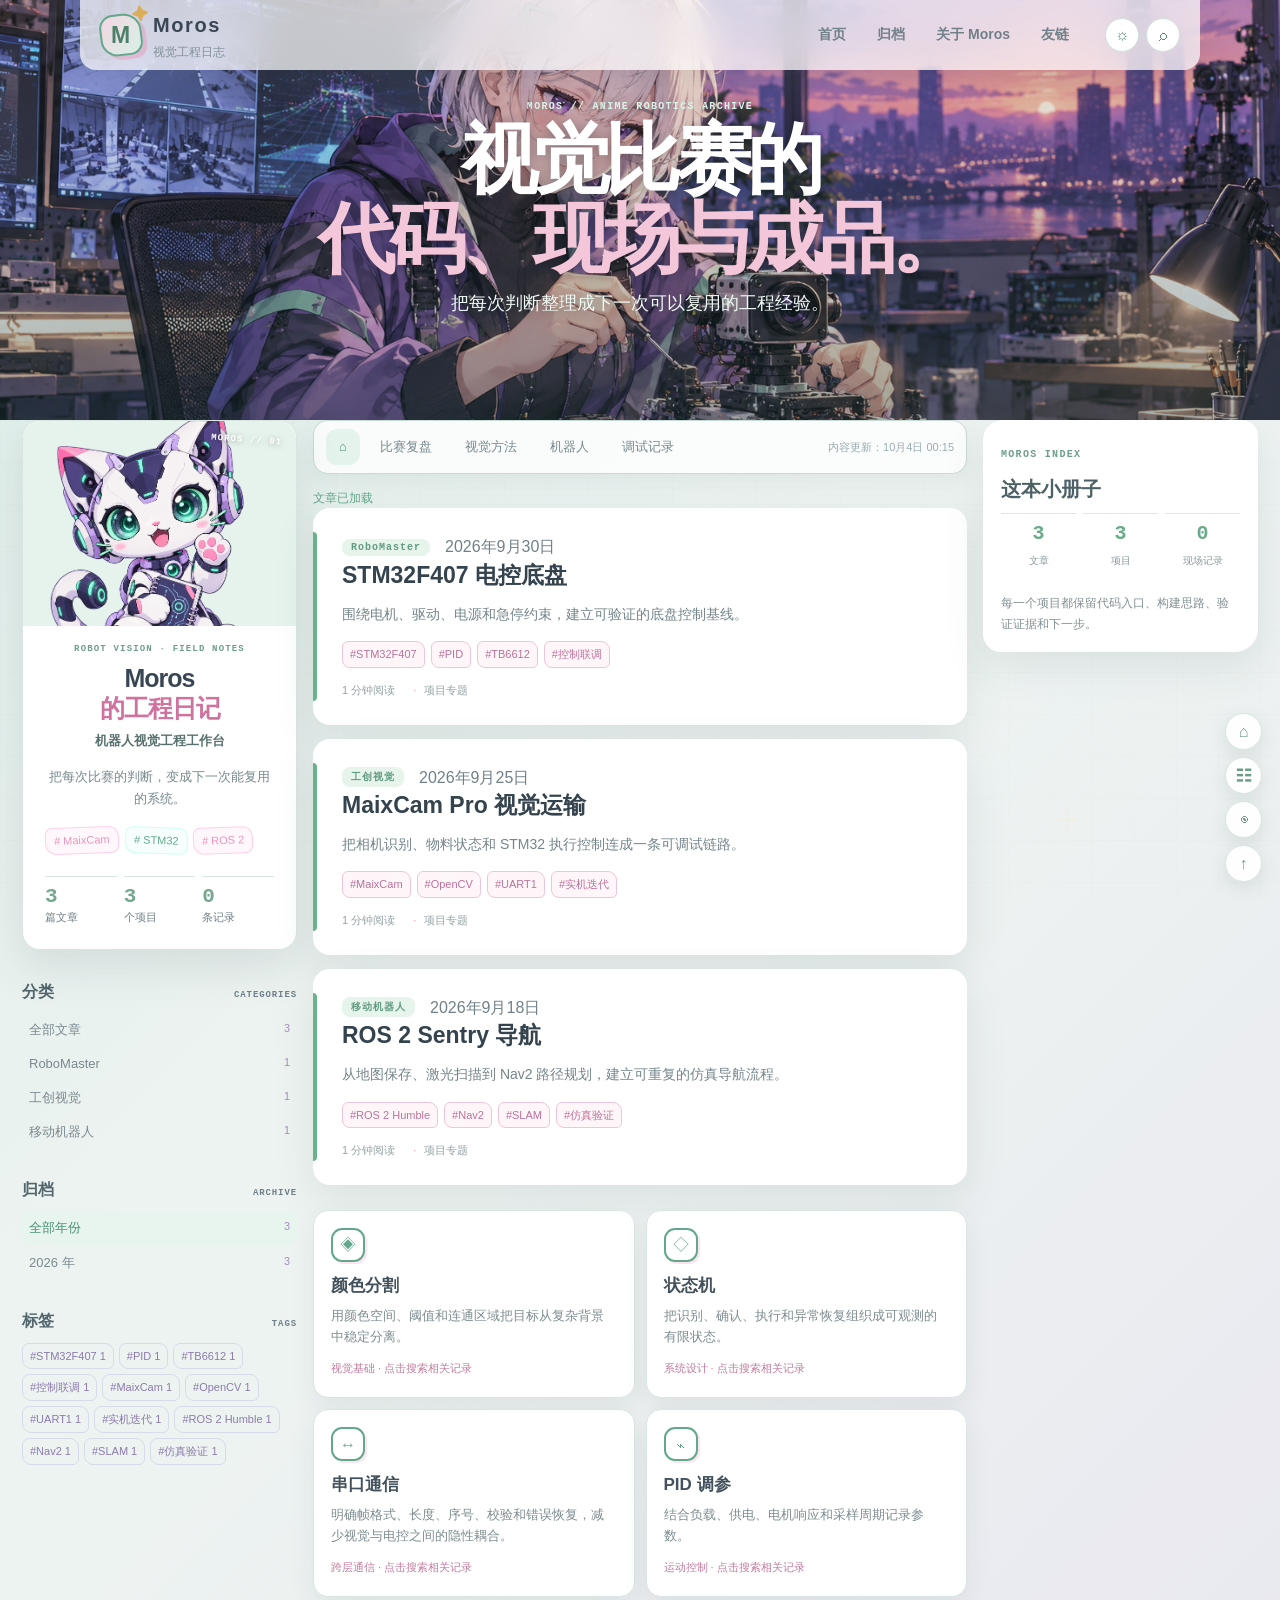
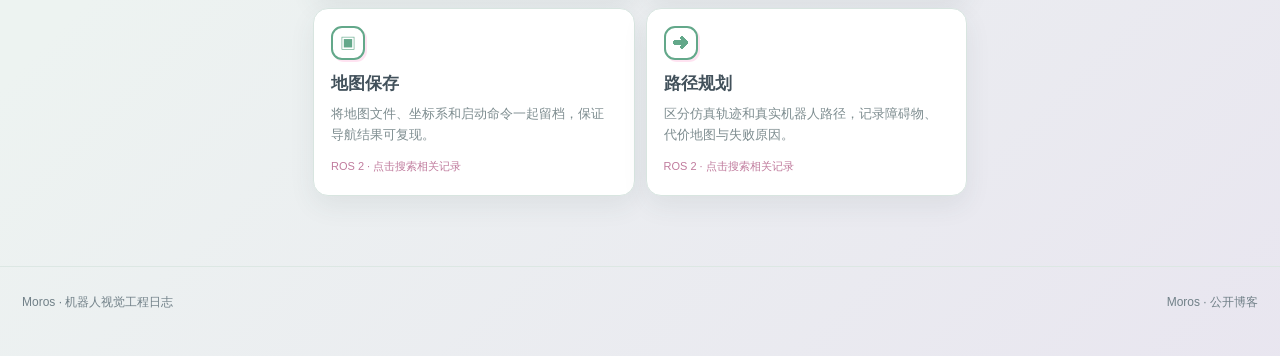
<file: index.html>
<!doctype html>
<html lang="zh-CN">
<head>
  <meta charset="utf-8">
  <meta name="viewport" content="width=device-width, initial-scale=1">
  <meta name="description" content="Moros 的机器人视觉工程博客：比赛复盘、方法记录、代码思路和实机证据。">
  <title>视觉工程博客 · Moros</title>
  <link rel="icon" href="/assets/favicon.svg" type="image/svg+xml"><link rel="stylesheet" href="/assets/styles.css">
</head>
<body>
  <header class="site-header">
    <div class="shell header-inner">
      <a class="brand" href="/" aria-label="返回 Moros 首页"><span class="brand-mark" aria-hidden="true"><b>M</b><i>✦</i></span><span><strong>Moros</strong><small>视觉工程日志</small></span></a>
      <nav class="main-nav" aria-label="主导航"><a href="/">首页</a><a href="/archive/">归档</a><a href="/about/">关于 Moros</a><a href="/friends/">友链</a></nav>
      <div class="header-actions"><button id="themeToggle" class="theme-toggle" type="button" aria-label="切换明暗模式">☼</button><button id="headerSearchButton" class="header-search-button" type="button" aria-label="打开搜索">⌕</button></div>
    </div>
  </header>

  <section class="site-banner" aria-label="Moros 视觉实验室横幅"><div class="site-banner-art"></div><div class="site-banner-overlay"></div><div class="shell banner-content"><span class="eyebrow">MOROS // ANIME ROBOTICS ARCHIVE</span><h1 id="bannerTitle">视觉比赛的<br><em>代码、现场与成品。</em></h1><p id="bannerSubtitle">把每次判断整理成下一次可以复用的工程经验。</p></div></section>

  <main class="shell">
    <div id="siteHome" class="home-layout">
      <aside class="profile-rail" aria-label="Moros 个人信息">
        <section class="profile-card" id="about"><div class="profile-stamp">MOROS // 01</div><img class="profile-portrait" src="/assets/moros-companion.png" alt="Moros 的二次元机器人伙伴"><p class="profile-kicker">ROBOT VISION · FIELD NOTES</p><h1><span id="profileName">Moros</span><br><em>的工程日记</em></h1><p id="profileTagline" class="profile-tagline">机器人视觉工程工作台</p><p id="motto" class="profile-motto">把每次比赛的判断，变成下一次能复用的系统。</p><div id="focusTags" class="focus-tags"></div><div class="profile-stats"><span><b id="articleCount">0</b>篇文章</span><span><b id="projectCount">0</b>个项目</span><span><b id="entryCount">0</b>条记录</span></div></section>
        <section class="rail-block"><h2>分类 <small>CATEGORIES</small></h2><div id="categoryList" class="rail-links"></div></section>
        <section id="archive" class="rail-block"><h2>归档 <small>ARCHIVE</small></h2><div id="archiveList" class="rail-links"></div></section>
        <section class="rail-block"><h2>标签 <small>TAGS</small></h2><div id="tagCloud" class="tag-cloud"></div></section>
        <button id="newProjectButton" class="workbench-button" type="button">＋ 写一张新项目卡</button>
      </aside>

      <section class="blog-column">
        <nav id="categoryBar" class="category-bar" aria-label="文章分类导航"><button type="button" class="active" data-category="全部">⌂</button><button type="button" data-category="比赛复盘">比赛复盘</button><button type="button" data-category="视觉方法">视觉方法</button><button type="button" data-category="机器人">机器人</button><button type="button" data-category="调试记录">调试记录</button><span class="category-spacer"></span><span id="lastSyncLabel" class="last-sync">最近同步：读取中</span></nav>
        <div class="blog-intro"><div><span class="eyebrow">MOROS // VISUAL LAB</span><span class="anime-pill">PUBLIC ARCHIVE</span></div><h2>把比赛现场，<br><em>写成可以复用的故事。</em></h2><p>这里记录视觉代码、构建思路、调试现场和最后成品。每一篇都从一个真实的工程问题开始。</p></div>
        <section class="search-bar" aria-label="查询工程文章"><label for="searchInput">搜索你的工程记忆</label><div class="search-row"><input id="searchInput" type="search" placeholder="搜标题、比赛、方法、代码路径或记录…"><button id="clearSearch" class="ghost-button" type="button">清空</button></div><div class="search-hint"><span>⌘ / Ctrl + K 聚焦搜索</span><button id="resetFilters" class="text-button" type="button">重置筛选</button></div></section>
        <div class="cloud-state"><span id="cloudStatus" role="status">正在连接云端…</span><button id="reloadData" class="text-button" type="button">重新读取</button></div>
        <section class="feed-section" aria-labelledby="feedTitle"><div class="section-title-row"><div><span class="eyebrow">LATEST NOTES</span><h2 id="feedTitle">最近写下的东西</h2><p id="resultHint">正在读取文章…</p></div><span class="section-mark">✦</span></div><div id="articleFeed" class="article-feed" aria-live="polite"></div><div id="emptyState" class="empty-state" hidden><span>૮ ˶ᵔ ᵕ ᵔ˶ ა</span><strong>还没有匹配的文章</strong><p>换一个关键词，或者从归档里挑一张项目卡。</p></div></section>
        <section id="methods" class="methods-section" aria-labelledby="methodsTitle"><div class="section-title-row"><div><span class="eyebrow">REUSABLE METHODS</span><h2 id="methodsTitle">方法图鉴</h2><p>把一次比赛里的有效判断，提炼成下一次可以调用的模块。</p></div><span class="section-mark">♡</span></div><div id="methodGrid" class="method-grid"></div></section>
      </section>
      <aside class="home-aside"><section class="site-stats-card"><span class="eyebrow">MOROS INDEX</span><h2>这本小册子</h2><div class="stats-grid"><div><b id="asideArticleCount">0</b><span>文章</span></div><div><b id="asideProjectCount">0</b><span>项目</span></div><div><b id="asideEntryCount">0</b><span>现场记录</span></div></div><p>每一个项目都保留代码入口、构建思路、验证证据和下一步。</p></section><section class="site-stats-card mini-card"><h2>现在在做什么</h2><p id="asideNextStep">整理最新比赛记录与可复用方法。</p><a href="/about/">查看 Moros 的工作方式 →</a></section></aside>
    </div>

    <section id="archiveView" class="content-view" hidden aria-live="polite"><div class="archive-layout"><aside class="archive-profile profile-card"><img class="profile-portrait" src="/assets/moros-companion.png" alt="Moros 的二次元机器人伙伴"><p class="profile-kicker">MOROS · ARCHIVE</p><h2>Moros</h2><p class="profile-tagline">机器人视觉工程工作台</p><p class="profile-motto">把比赛现场整理成可以回看的时间线。</p><div class="archive-profile-links"><a href="/about/">关于 Moros</a><a href="/friends/">友链</a></div></aside><div class="archive-main"><div class="view-heading"><span class="eyebrow">ARCHIVE</span><h1>归档</h1><p>按年份浏览 Moros 的比赛项目、方法笔记和现场判断。</p></div><div id="archiveGroups" class="archive-groups"></div></div><aside class="archive-stats site-stats-card"><span class="eyebrow">SITE STATS</span><h2>站点统计</h2><div class="archive-stat-row"><span>文章</span><b id="archiveArticleCount">0</b></div><div class="archive-stat-row"><span>项目</span><b id="archiveProjectCount">0</b></div><div class="archive-stat-row"><span>现场记录</span><b id="archiveEntryCount">0</b></div><div class="archive-stat-row"><span>最后同步</span><b id="archiveSyncLabel">今天</b></div></aside></div></section>
    <section id="infoView" class="content-view" hidden aria-live="polite"><div class="view-heading"><span id="infoKicker" class="eyebrow">ABOUT MOROS</span><h1 id="infoTitle">关于 Moros</h1><p id="infoLead">一个把机器人视觉比赛经验整理成可复用系统的个人工程档案。</p></div><div id="infoContent" class="info-grid"></div></section>

    <section id="postView" class="post-view" hidden aria-live="polite"><button id="postBack" class="back-link" type="button">← 返回文章列表</button><article class="post-article"><header class="post-header"><span id="postKicker" class="eyebrow"></span><h1 id="postTitle"></h1><p id="postLead" class="post-lead"></p><div id="postMeta" class="post-meta"></div><div id="postTags" class="post-tags"></div></header><div class="post-layout"><div class="post-body"><div id="postContent"></div><section id="postBuildBlock" class="post-block"><h2>构建思路</h2><ol id="postBuild"></ol></section><section id="postTimelineBlock" class="post-block"><h2>工程时间线</h2><div id="postTimeline" class="post-timeline"></div></section></div><aside class="post-aside"><section class="aside-card post-toc-card"><h2>文章目录</h2><nav id="postToc" class="post-toc" aria-label="文章目录"></nav></section><section class="aside-card"><h2>验证状态</h2><div id="postEvidence" class="evidence-list"></div></section><section class="aside-card"><h2>代码与成品</h2><code id="postPath" class="path"></code><button id="copyPath" class="ghost-button" type="button">复制代码路径</button><span id="copyStatus" class="form-status" role="status"></span><p id="postArtifact" class="artifact-text"></p><a id="openArtifact" class="artifact-link" target="_blank" rel="noopener noreferrer" hidden>打开成品链接</a></section><section class="aside-card"><h2>分享这篇</h2><button id="copyPostLink" class="share-button" type="button">复制文章链接</button><span id="postShareStatus" class="form-status" role="status"></span></section><section class="aside-card"><h2>相关文章</h2><div id="postRelated" class="related-list"></div></section></aside></div></article></section>
  </main>

  <footer><div class="shell"><span>Moros · 机器人视觉工程日志</span><span>Moros · 公开博客</span></div></footer>

  <div id="projectDialog" class="backdrop" hidden><article class="dialog" role="dialog" aria-modal="true" aria-labelledby="dialogTitle"><div class="dialog-top"><div><span id="dialogKicker" class="eyebrow"></span><h2 id="dialogTitle"></h2><p id="dialogCompetition" class="muted"></p></div><button id="closeDialog" class="icon-button" type="button" aria-label="关闭项目详情">×</button></div><div class="detail-layout"><div><section class="detail-block"><h3>构建思路</h3><ul id="dialogBuild"></ul></section><section class="detail-block"><div class="detail-title-row"><h3>项目记录</h3><span id="entryCountHint" class="muted"></span></div><div id="entryList" class="entry-list"></div><form id="entryForm" class="entry-form"><label>记录类型<select id="entryKind"><option value="idea">💡 想法</option><option value="debug">🧪 调试</option><option value="decision">🧭 决策</option><option value="result">🏁 结果</option></select></label><label>写下这次判断<textarea required id="entryBody" rows="4" maxlength="2000" placeholder="例如：在逆光下误检，下一步先记录光照角度再调阈值…"></textarea></label><p id="draftHint" class="draft-hint">草稿自动保存在此浏览器</p><div class="form-actions"><span id="entryStatus" class="form-status" role="status"></span><button class="primary-button" type="submit">保存记录</button></div></form></section></div><aside><section class="detail-block"><h3>项目摘要</h3><form id="projectForm"><label>代码路径或仓库<input id="editPath" maxlength="400"></label><label>技术标签（逗号分隔）<input id="editTags" maxlength="240"></label><label>构建思路（每行一项）<textarea id="editBuild" rows="4" maxlength="6000"></textarea></label><label>可复用方法（逗号分隔）<input id="editMethods" maxlength="240"></label><label>最终成品或链接<textarea id="editArtifact" rows="2" maxlength="500"></textarea></label><label>当前阶段<select id="projectStage"><option>想法整理</option><option>开发中</option><option>控制联调</option><option>实机迭代</option><option>仿真验证</option><option>已归档</option></select></label><label>摘要<textarea id="projectSummary" rows="4" maxlength="500"></textarea></label><label>下一步<textarea id="projectNextStep" rows="3" maxlength="300"></textarea></label><div class="form-actions"><span id="projectStatus" class="form-status" role="status"></span><button class="ghost-button" type="submit">保存项目</button></div></form></section></aside></div></article></div>
  <div id="newProjectDialog" class="backdrop" hidden><article class="dialog small-dialog" role="dialog" aria-modal="true" aria-labelledby="newProjectTitle"><div class="dialog-top"><div><span class="eyebrow">NEW PROJECT</span><h2 id="newProjectTitle">建立一张新项目卡</h2></div><button id="closeNewProject" class="icon-button" type="button" aria-label="关闭新建项目">×</button></div><form id="newProjectForm" class="new-project-form"><label>项目名称<input id="newTitle" maxlength="120" required placeholder="例如：2026 视觉运输复赛"></label><label>比赛或场景<input id="newCompetition" maxlength="160" required placeholder="例如：工创视觉 · 复赛"></label><label>当前阶段<select id="newStage"><option>想法整理</option><option>开发中</option><option>控制联调</option><option>实机迭代</option><option>仿真验证</option><option>已归档</option></select></label><label>一句摘要<textarea id="newSummary" maxlength="500" rows="3" required></textarea></label><label>技术标签（用逗号分隔）<input id="newTags" maxlength="240" placeholder="MaixCam, OpenCV, UART"></label><label>代码路径或仓库<input id="newPath" maxlength="400" placeholder="D:\\MaixPy\\project\\…"></label><div class="form-actions"><span id="newProjectStatus" class="form-status" role="status"></span><button class="primary-button" type="submit">创建项目</button></div></form></article></div>
  <div id="floatingTools" class="floating-tools" aria-label="阅读工具"><button id="floatHome" type="button" aria-label="返回首页">⌂</button><button id="floatToc" type="button" aria-label="打开文章目录">☷</button><button id="floatImmersive" type="button" aria-label="沉浸阅读">◉</button><button id="floatTop" type="button" aria-label="回到顶部">↑</button></div>
  <script>window.__MOROS_DEFAULTS__={"profile":{"displayName":"Moros","tagline":"机器人视觉工程工作台","focusTags":["MaixCam","STM32","ROS 2"],"motto":"把每次比赛的判断，变成下一次能复用的系统。"},"projects":[{"id":"stm32-control","title":"STM32F407 电控底盘","competition":"RoboMaster · 运动控制","stage":"控制联调","summary":"围绕电机、驱动、电源和急停约束，建立可验证的底盘控制基线。","tags":["STM32F407","PID","TB6612"],"path":"C:\\Users\\Administrator\\Documents\\STM32\\motor-control","evidence":[{"label":"桌面测试","state":"已完成","tone":"done"},{"label":"生成文件检查","state":"已完成","tone":"done"},{"label":"实机/赛场验证","state":"待测电流与温升","tone":"pending"}],"methods":["PID 调参","电机驱动","安全检查"],"build":["先确认板卡、驱动器、电机、引脚和电源余量，再决定控制频率。","把下载成功、传感器响应、执行器动作、温升电流和急停分别验收。","将 PID 参数与机械负载、轮胎摩擦和供电状态一起记录。"],"artifact":"待补充底盘联调记录与控制曲线","nextStep":"记录负载变化下的电流和温升。","updated":"2026-09-30T13:24:03.586Z"},{"id":"maixcam-vision","title":"MaixCam Pro 视觉运输","competition":"工创视觉 · 智能运输","stage":"实机迭代","summary":"把相机识别、物料状态和 STM32 执行控制连成一条可调试链路。","tags":["MaixCam","OpenCV","UART1"],"path":"D:\\MaixPy\\project\\工创视觉","evidence":[{"label":"桌面测试","state":"已完成","tone":"done"},{"label":"生成文件检查","state":"已完成","tone":"done"},{"label":"实机/赛场验证","state":"待补充照片","tone":"pending"}],"methods":["颜色分割","状态机","串口通信"],"build":["先固定视觉输出的状态边界，再让 STM32 只处理稳定的动作指令。","把二进制通信帧与旧版 ASCII/LRC 协议分开，避免调试时混用。","用真实光照、安装角度和误检样本校准阈值。"],"artifact":"待补充实机照片、演示视频与比赛成绩","nextStep":"补齐不同光照下的误检样本。","updated":"2026-09-25"},{"id":"ros2-navigation","title":"ROS 2 Sentry 导航","competition":"移动机器人 · Nav2","stage":"仿真验证","summary":"从地图保存、激光扫描到 Nav2 路径规划，建立可重复的仿真导航流程。","tags":["ROS 2 Humble","Nav2","SLAM"],"path":"/home/moros/pb2025_sentry_ws","evidence":[{"label":"桌面测试","state":"已完成","tone":"done"},{"label":"生成文件检查","state":"地图已保存","tone":"done"},{"label":"实机/赛场验证","state":"虚拟机未验证","tone":"pending"}],"methods":["地图保存","激光扫描","路径规划"],"build":["先确认 Ubuntu 22.04 jammy 与工作区状态，再逐步启动仿真节点。","用 map_saver_cli 同时确认 .pgm 与 .yaml 是否生成。","把 VM 仿真结果和真实底盘验证分开记录。"],"artifact":"待补充导航轨迹、地图截图与实机结果","nextStep":"将仿真轨迹和实机轨迹分成两份证据。","updated":"2026-09-18"}],"methods":[{"id":"颜色分割","group":"视觉基础","description":"用颜色空间、阈值和连通区域把目标从复杂背景中稳定分离。"},{"id":"状态机","group":"系统设计","description":"把识别、确认、执行和异常恢复组织成可观测的有限状态。"},{"id":"串口通信","group":"跨层通信","description":"明确帧格式、长度、序号、校验和错误恢复，减少视觉与电控之间的隐性耦合。"},{"id":"PID 调参","group":"运动控制","description":"结合负载、供电、电机响应和采样周期记录参数。"},{"id":"地图保存","group":"ROS 2","description":"将地图文件、坐标系和启动命令一起留档，保证导航结果可复现。"},{"id":"路径规划","group":"ROS 2","description":"区分仿真轨迹和真实机器人路径，记录障碍物、代价地图与失败原因。"}],"entries":{"stm32-control":[],"maixcam-vision":[],"ros2-navigation":[]},"exportedAt":"2026-10-04T00:15:31+08:00"};</script><script src="/assets/app.js"></script>
</body>
</html>
</file>
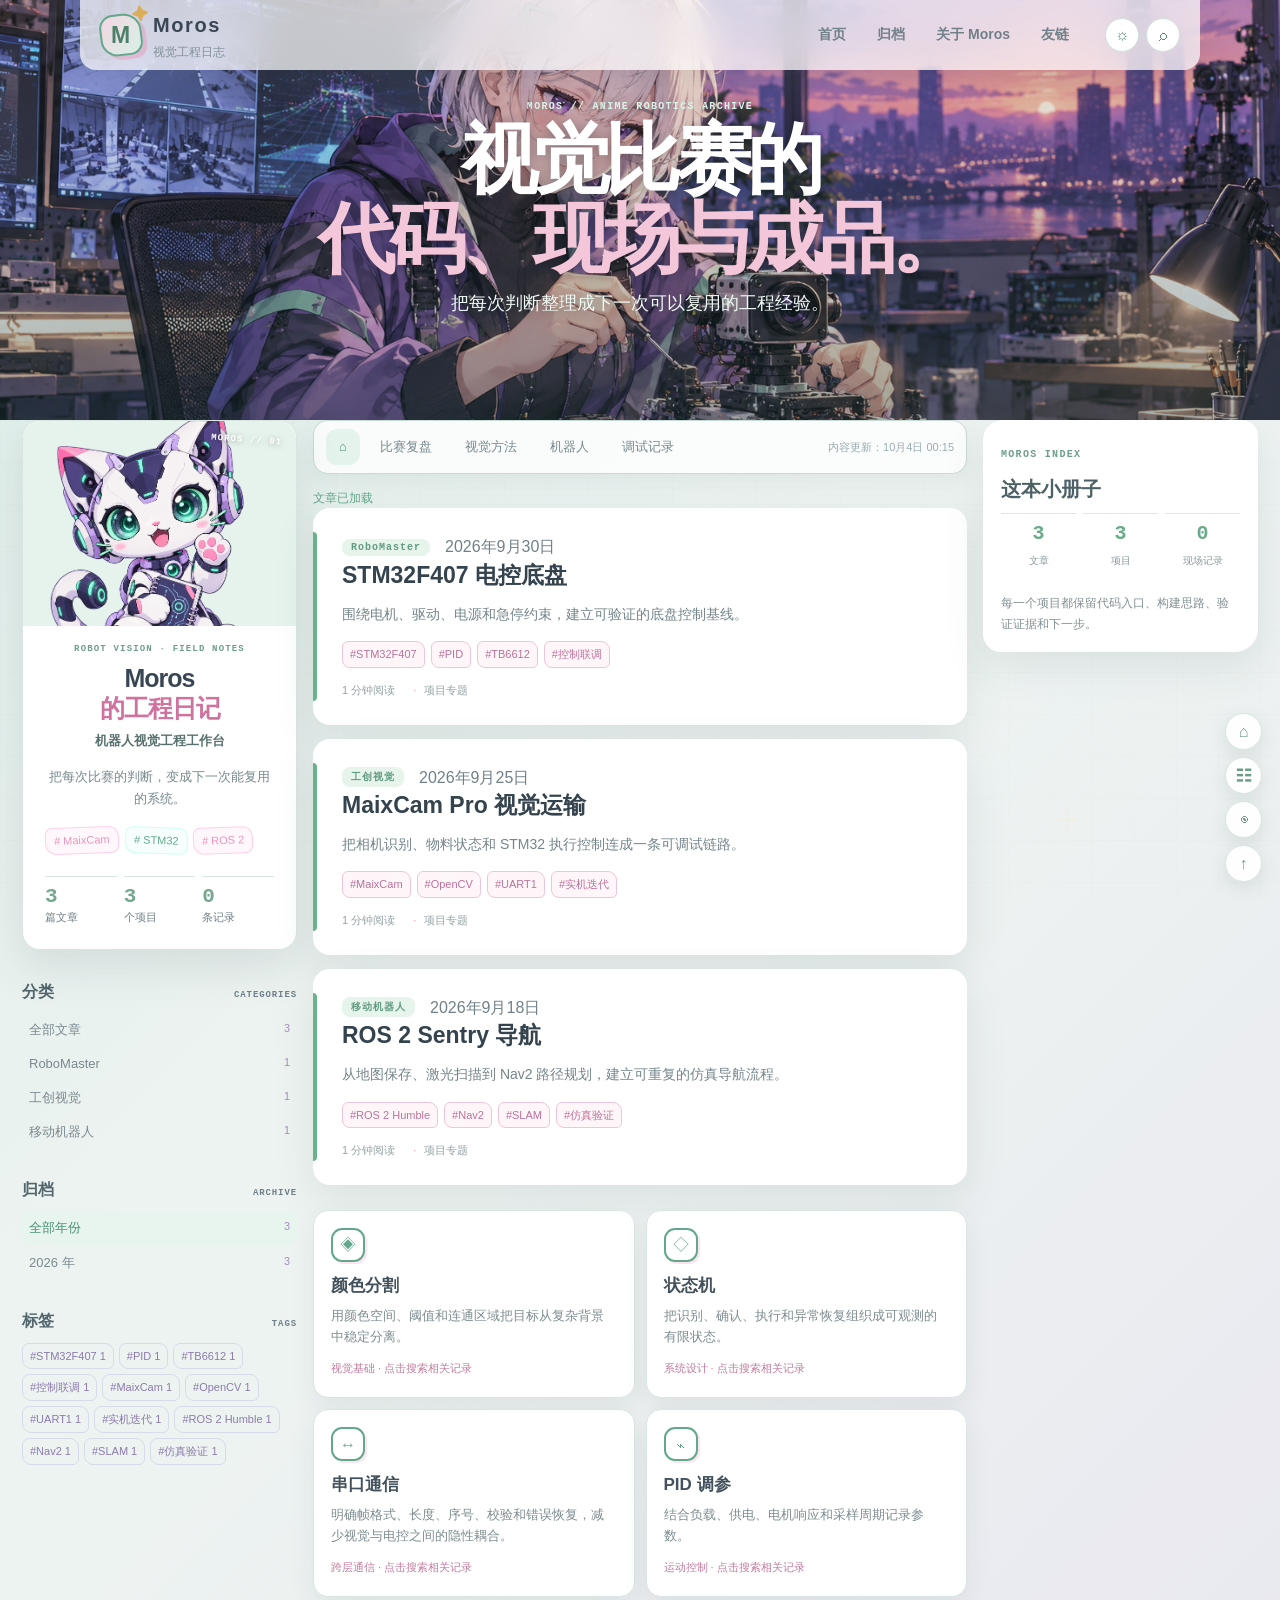
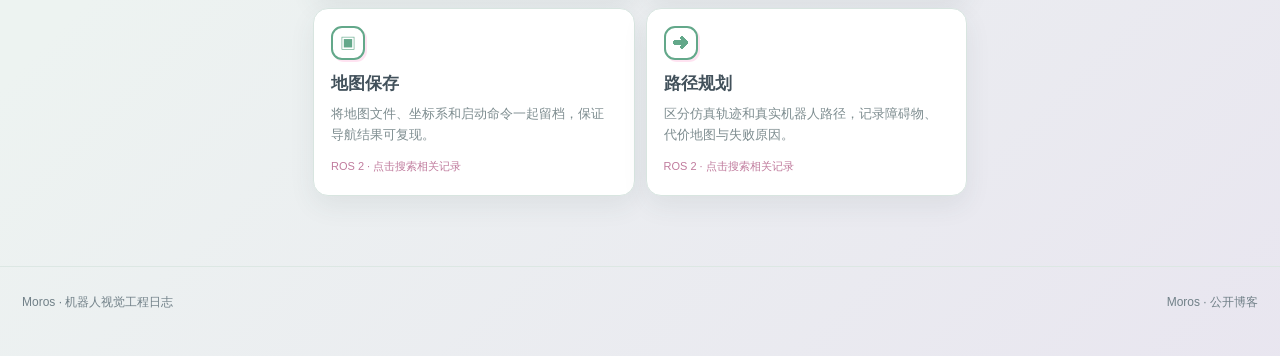
<file: about/index.html>
<!doctype html>
<html lang="zh-CN">
<head>
  <meta charset="utf-8">
  <meta name="viewport" content="width=device-width, initial-scale=1">
  <meta name="description" content="Moros 的机器人视觉工程博客：比赛复盘、方法记录、代码思路和实机证据。">
  <title>关于 Moros · Moros</title>
  <link rel="icon" href="/assets/favicon.svg" type="image/svg+xml"><link rel="stylesheet" href="/assets/styles.css">
</head>
<body>
  <header class="site-header">
    <div class="shell header-inner">
      <a class="brand" href="/" aria-label="返回 Moros 首页"><span class="brand-mark" aria-hidden="true"><b>M</b><i>✦</i></span><span><strong>Moros</strong><small>视觉工程日志</small></span></a>
      <nav class="main-nav" aria-label="主导航"><a href="/">首页</a><a href="/archive/">归档</a><a href="/about/">关于 Moros</a><a href="/friends/">友链</a></nav>
      <div class="header-actions"><button id="themeToggle" class="theme-toggle" type="button" aria-label="切换明暗模式">☼</button><button id="headerSearchButton" class="header-search-button" type="button" aria-label="打开搜索">⌕</button></div>
    </div>
  </header>

  <section class="site-banner" aria-label="Moros 视觉实验室横幅"><div class="site-banner-art"></div><div class="site-banner-overlay"></div><div class="shell banner-content"><span class="eyebrow">MOROS // ANIME ROBOTICS ARCHIVE</span><h1 id="bannerTitle">视觉比赛的<br><em>代码、现场与成品。</em></h1><p id="bannerSubtitle">把每次判断整理成下一次可以复用的工程经验。</p></div></section>

  <main class="shell">
    <div id="siteHome" class="home-layout">
      <aside class="profile-rail" aria-label="Moros 个人信息">
        <section class="profile-card" id="about"><div class="profile-stamp">MOROS // 01</div><img class="profile-portrait" src="/assets/moros-companion.png" alt="Moros 的二次元机器人伙伴"><p class="profile-kicker">ROBOT VISION · FIELD NOTES</p><h1><span id="profileName">Moros</span><br><em>的工程日记</em></h1><p id="profileTagline" class="profile-tagline">机器人视觉工程工作台</p><p id="motto" class="profile-motto">把每次比赛的判断，变成下一次能复用的系统。</p><div id="focusTags" class="focus-tags"></div><div class="profile-stats"><span><b id="articleCount">0</b>篇文章</span><span><b id="projectCount">0</b>个项目</span><span><b id="entryCount">0</b>条记录</span></div></section>
        <section class="rail-block"><h2>分类 <small>CATEGORIES</small></h2><div id="categoryList" class="rail-links"></div></section>
        <section id="archive" class="rail-block"><h2>归档 <small>ARCHIVE</small></h2><div id="archiveList" class="rail-links"></div></section>
        <section class="rail-block"><h2>标签 <small>TAGS</small></h2><div id="tagCloud" class="tag-cloud"></div></section>
        <button id="newProjectButton" class="workbench-button" type="button">＋ 写一张新项目卡</button>
      </aside>

      <section class="blog-column">
        <nav id="categoryBar" class="category-bar" aria-label="文章分类导航"><button type="button" class="active" data-category="全部">⌂</button><button type="button" data-category="比赛复盘">比赛复盘</button><button type="button" data-category="视觉方法">视觉方法</button><button type="button" data-category="机器人">机器人</button><button type="button" data-category="调试记录">调试记录</button><span class="category-spacer"></span><span id="lastSyncLabel" class="last-sync">最近同步：读取中</span></nav>
        <div class="blog-intro"><div><span class="eyebrow">MOROS // VISUAL LAB</span><span class="anime-pill">PUBLIC ARCHIVE</span></div><h2>把比赛现场，<br><em>写成可以复用的故事。</em></h2><p>这里记录视觉代码、构建思路、调试现场和最后成品。每一篇都从一个真实的工程问题开始。</p></div>
        <section class="search-bar" aria-label="查询工程文章"><label for="searchInput">搜索你的工程记忆</label><div class="search-row"><input id="searchInput" type="search" placeholder="搜标题、比赛、方法、代码路径或记录…"><button id="clearSearch" class="ghost-button" type="button">清空</button></div><div class="search-hint"><span>⌘ / Ctrl + K 聚焦搜索</span><button id="resetFilters" class="text-button" type="button">重置筛选</button></div></section>
        <div class="cloud-state"><span id="cloudStatus" role="status">正在连接云端…</span><button id="reloadData" class="text-button" type="button">重新读取</button></div>
        <section class="feed-section" aria-labelledby="feedTitle"><div class="section-title-row"><div><span class="eyebrow">LATEST NOTES</span><h2 id="feedTitle">最近写下的东西</h2><p id="resultHint">正在读取文章…</p></div><span class="section-mark">✦</span></div><div id="articleFeed" class="article-feed" aria-live="polite"></div><div id="emptyState" class="empty-state" hidden><span>૮ ˶ᵔ ᵕ ᵔ˶ ა</span><strong>还没有匹配的文章</strong><p>换一个关键词，或者从归档里挑一张项目卡。</p></div></section>
        <section id="methods" class="methods-section" aria-labelledby="methodsTitle"><div class="section-title-row"><div><span class="eyebrow">REUSABLE METHODS</span><h2 id="methodsTitle">方法图鉴</h2><p>把一次比赛里的有效判断，提炼成下一次可以调用的模块。</p></div><span class="section-mark">♡</span></div><div id="methodGrid" class="method-grid"></div></section>
      </section>
      <aside class="home-aside"><section class="site-stats-card"><span class="eyebrow">MOROS INDEX</span><h2>这本小册子</h2><div class="stats-grid"><div><b id="asideArticleCount">0</b><span>文章</span></div><div><b id="asideProjectCount">0</b><span>项目</span></div><div><b id="asideEntryCount">0</b><span>现场记录</span></div></div><p>每一个项目都保留代码入口、构建思路、验证证据和下一步。</p></section><section class="site-stats-card mini-card"><h2>现在在做什么</h2><p id="asideNextStep">整理最新比赛记录与可复用方法。</p><a href="/about/">查看 Moros 的工作方式 →</a></section></aside>
    </div>

    <section id="archiveView" class="content-view" hidden aria-live="polite"><div class="archive-layout"><aside class="archive-profile profile-card"><img class="profile-portrait" src="/assets/moros-companion.png" alt="Moros 的二次元机器人伙伴"><p class="profile-kicker">MOROS · ARCHIVE</p><h2>Moros</h2><p class="profile-tagline">机器人视觉工程工作台</p><p class="profile-motto">把比赛现场整理成可以回看的时间线。</p><div class="archive-profile-links"><a href="/about/">关于 Moros</a><a href="/friends/">友链</a></div></aside><div class="archive-main"><div class="view-heading"><span class="eyebrow">ARCHIVE</span><h1>归档</h1><p>按年份浏览 Moros 的比赛项目、方法笔记和现场判断。</p></div><div id="archiveGroups" class="archive-groups"></div></div><aside class="archive-stats site-stats-card"><span class="eyebrow">SITE STATS</span><h2>站点统计</h2><div class="archive-stat-row"><span>文章</span><b id="archiveArticleCount">0</b></div><div class="archive-stat-row"><span>项目</span><b id="archiveProjectCount">0</b></div><div class="archive-stat-row"><span>现场记录</span><b id="archiveEntryCount">0</b></div><div class="archive-stat-row"><span>最后同步</span><b id="archiveSyncLabel">今天</b></div></aside></div></section>
    <section id="infoView" class="content-view" hidden aria-live="polite"><div class="view-heading"><span id="infoKicker" class="eyebrow">ABOUT MOROS</span><h1 id="infoTitle">关于 Moros</h1><p id="infoLead">一个把机器人视觉比赛经验整理成可复用系统的个人工程档案。</p></div><div id="infoContent" class="info-grid"></div></section>

    <section id="postView" class="post-view" hidden aria-live="polite"><button id="postBack" class="back-link" type="button">← 返回文章列表</button><article class="post-article"><header class="post-header"><span id="postKicker" class="eyebrow"></span><h1 id="postTitle"></h1><p id="postLead" class="post-lead"></p><div id="postMeta" class="post-meta"></div><div id="postTags" class="post-tags"></div></header><div class="post-layout"><div class="post-body"><div id="postContent"></div><section id="postBuildBlock" class="post-block"><h2>构建思路</h2><ol id="postBuild"></ol></section><section id="postTimelineBlock" class="post-block"><h2>工程时间线</h2><div id="postTimeline" class="post-timeline"></div></section></div><aside class="post-aside"><section class="aside-card post-toc-card"><h2>文章目录</h2><nav id="postToc" class="post-toc" aria-label="文章目录"></nav></section><section class="aside-card"><h2>验证状态</h2><div id="postEvidence" class="evidence-list"></div></section><section class="aside-card"><h2>代码与成品</h2><code id="postPath" class="path"></code><button id="copyPath" class="ghost-button" type="button">复制代码路径</button><span id="copyStatus" class="form-status" role="status"></span><p id="postArtifact" class="artifact-text"></p><a id="openArtifact" class="artifact-link" target="_blank" rel="noopener noreferrer" hidden>打开成品链接</a></section><section class="aside-card"><h2>分享这篇</h2><button id="copyPostLink" class="share-button" type="button">复制文章链接</button><span id="postShareStatus" class="form-status" role="status"></span></section><section class="aside-card"><h2>相关文章</h2><div id="postRelated" class="related-list"></div></section></aside></div></article></section>
  </main>

  <footer><div class="shell"><span>Moros · 机器人视觉工程日志</span><span>Moros · 公开博客</span></div></footer>

  <div id="projectDialog" class="backdrop" hidden><article class="dialog" role="dialog" aria-modal="true" aria-labelledby="dialogTitle"><div class="dialog-top"><div><span id="dialogKicker" class="eyebrow"></span><h2 id="dialogTitle"></h2><p id="dialogCompetition" class="muted"></p></div><button id="closeDialog" class="icon-button" type="button" aria-label="关闭项目详情">×</button></div><div class="detail-layout"><div><section class="detail-block"><h3>构建思路</h3><ul id="dialogBuild"></ul></section><section class="detail-block"><div class="detail-title-row"><h3>项目记录</h3><span id="entryCountHint" class="muted"></span></div><div id="entryList" class="entry-list"></div><form id="entryForm" class="entry-form"><label>记录类型<select id="entryKind"><option value="idea">💡 想法</option><option value="debug">🧪 调试</option><option value="decision">🧭 决策</option><option value="result">🏁 结果</option></select></label><label>写下这次判断<textarea required id="entryBody" rows="4" maxlength="2000" placeholder="例如：在逆光下误检，下一步先记录光照角度再调阈值…"></textarea></label><p id="draftHint" class="draft-hint">草稿自动保存在此浏览器</p><div class="form-actions"><span id="entryStatus" class="form-status" role="status"></span><button class="primary-button" type="submit">保存记录</button></div></form></section></div><aside><section class="detail-block"><h3>项目摘要</h3><form id="projectForm"><label>代码路径或仓库<input id="editPath" maxlength="400"></label><label>技术标签（逗号分隔）<input id="editTags" maxlength="240"></label><label>构建思路（每行一项）<textarea id="editBuild" rows="4" maxlength="6000"></textarea></label><label>可复用方法（逗号分隔）<input id="editMethods" maxlength="240"></label><label>最终成品或链接<textarea id="editArtifact" rows="2" maxlength="500"></textarea></label><label>当前阶段<select id="projectStage"><option>想法整理</option><option>开发中</option><option>控制联调</option><option>实机迭代</option><option>仿真验证</option><option>已归档</option></select></label><label>摘要<textarea id="projectSummary" rows="4" maxlength="500"></textarea></label><label>下一步<textarea id="projectNextStep" rows="3" maxlength="300"></textarea></label><div class="form-actions"><span id="projectStatus" class="form-status" role="status"></span><button class="ghost-button" type="submit">保存项目</button></div></form></section></aside></div></article></div>
  <div id="newProjectDialog" class="backdrop" hidden><article class="dialog small-dialog" role="dialog" aria-modal="true" aria-labelledby="newProjectTitle"><div class="dialog-top"><div><span class="eyebrow">NEW PROJECT</span><h2 id="newProjectTitle">建立一张新项目卡</h2></div><button id="closeNewProject" class="icon-button" type="button" aria-label="关闭新建项目">×</button></div><form id="newProjectForm" class="new-project-form"><label>项目名称<input id="newTitle" maxlength="120" required placeholder="例如：2026 视觉运输复赛"></label><label>比赛或场景<input id="newCompetition" maxlength="160" required placeholder="例如：工创视觉 · 复赛"></label><label>当前阶段<select id="newStage"><option>想法整理</option><option>开发中</option><option>控制联调</option><option>实机迭代</option><option>仿真验证</option><option>已归档</option></select></label><label>一句摘要<textarea id="newSummary" maxlength="500" rows="3" required></textarea></label><label>技术标签（用逗号分隔）<input id="newTags" maxlength="240" placeholder="MaixCam, OpenCV, UART"></label><label>代码路径或仓库<input id="newPath" maxlength="400" placeholder="D:\\MaixPy\\project\\…"></label><div class="form-actions"><span id="newProjectStatus" class="form-status" role="status"></span><button class="primary-button" type="submit">创建项目</button></div></form></article></div>
  <div id="floatingTools" class="floating-tools" aria-label="阅读工具"><button id="floatHome" type="button" aria-label="返回首页">⌂</button><button id="floatToc" type="button" aria-label="打开文章目录">☷</button><button id="floatImmersive" type="button" aria-label="沉浸阅读">◉</button><button id="floatTop" type="button" aria-label="回到顶部">↑</button></div>
  <script>window.__MOROS_DEFAULTS__={"profile":{"displayName":"Moros","tagline":"机器人视觉工程工作台","focusTags":["MaixCam","STM32","ROS 2"],"motto":"把每次比赛的判断，变成下一次能复用的系统。"},"projects":[{"id":"stm32-control","title":"STM32F407 电控底盘","competition":"RoboMaster · 运动控制","stage":"控制联调","summary":"围绕电机、驱动、电源和急停约束，建立可验证的底盘控制基线。","tags":["STM32F407","PID","TB6612"],"path":"C:\\Users\\Administrator\\Documents\\STM32\\motor-control","evidence":[{"label":"桌面测试","state":"已完成","tone":"done"},{"label":"生成文件检查","state":"已完成","tone":"done"},{"label":"实机/赛场验证","state":"待测电流与温升","tone":"pending"}],"methods":["PID 调参","电机驱动","安全检查"],"build":["先确认板卡、驱动器、电机、引脚和电源余量，再决定控制频率。","把下载成功、传感器响应、执行器动作、温升电流和急停分别验收。","将 PID 参数与机械负载、轮胎摩擦和供电状态一起记录。"],"artifact":"待补充底盘联调记录与控制曲线","nextStep":"记录负载变化下的电流和温升。","updated":"2026-09-30T13:24:03.586Z"},{"id":"maixcam-vision","title":"MaixCam Pro 视觉运输","competition":"工创视觉 · 智能运输","stage":"实机迭代","summary":"把相机识别、物料状态和 STM32 执行控制连成一条可调试链路。","tags":["MaixCam","OpenCV","UART1"],"path":"D:\\MaixPy\\project\\工创视觉","evidence":[{"label":"桌面测试","state":"已完成","tone":"done"},{"label":"生成文件检查","state":"已完成","tone":"done"},{"label":"实机/赛场验证","state":"待补充照片","tone":"pending"}],"methods":["颜色分割","状态机","串口通信"],"build":["先固定视觉输出的状态边界，再让 STM32 只处理稳定的动作指令。","把二进制通信帧与旧版 ASCII/LRC 协议分开，避免调试时混用。","用真实光照、安装角度和误检样本校准阈值。"],"artifact":"待补充实机照片、演示视频与比赛成绩","nextStep":"补齐不同光照下的误检样本。","updated":"2026-09-25"},{"id":"ros2-navigation","title":"ROS 2 Sentry 导航","competition":"移动机器人 · Nav2","stage":"仿真验证","summary":"从地图保存、激光扫描到 Nav2 路径规划，建立可重复的仿真导航流程。","tags":["ROS 2 Humble","Nav2","SLAM"],"path":"/home/moros/pb2025_sentry_ws","evidence":[{"label":"桌面测试","state":"已完成","tone":"done"},{"label":"生成文件检查","state":"地图已保存","tone":"done"},{"label":"实机/赛场验证","state":"虚拟机未验证","tone":"pending"}],"methods":["地图保存","激光扫描","路径规划"],"build":["先确认 Ubuntu 22.04 jammy 与工作区状态，再逐步启动仿真节点。","用 map_saver_cli 同时确认 .pgm 与 .yaml 是否生成。","把 VM 仿真结果和真实底盘验证分开记录。"],"artifact":"待补充导航轨迹、地图截图与实机结果","nextStep":"将仿真轨迹和实机轨迹分成两份证据。","updated":"2026-09-18"}],"methods":[{"id":"颜色分割","group":"视觉基础","description":"用颜色空间、阈值和连通区域把目标从复杂背景中稳定分离。"},{"id":"状态机","group":"系统设计","description":"把识别、确认、执行和异常恢复组织成可观测的有限状态。"},{"id":"串口通信","group":"跨层通信","description":"明确帧格式、长度、序号、校验和错误恢复，减少视觉与电控之间的隐性耦合。"},{"id":"PID 调参","group":"运动控制","description":"结合负载、供电、电机响应和采样周期记录参数。"},{"id":"地图保存","group":"ROS 2","description":"将地图文件、坐标系和启动命令一起留档，保证导航结果可复现。"},{"id":"路径规划","group":"ROS 2","description":"区分仿真轨迹和真实机器人路径，记录障碍物、代价地图与失败原因。"}],"entries":{"stm32-control":[],"maixcam-vision":[],"ros2-navigation":[]},"exportedAt":"2026-10-04T00:15:31+08:00"};</script><script src="/assets/app.js"></script>
</body>
</html>
</file>
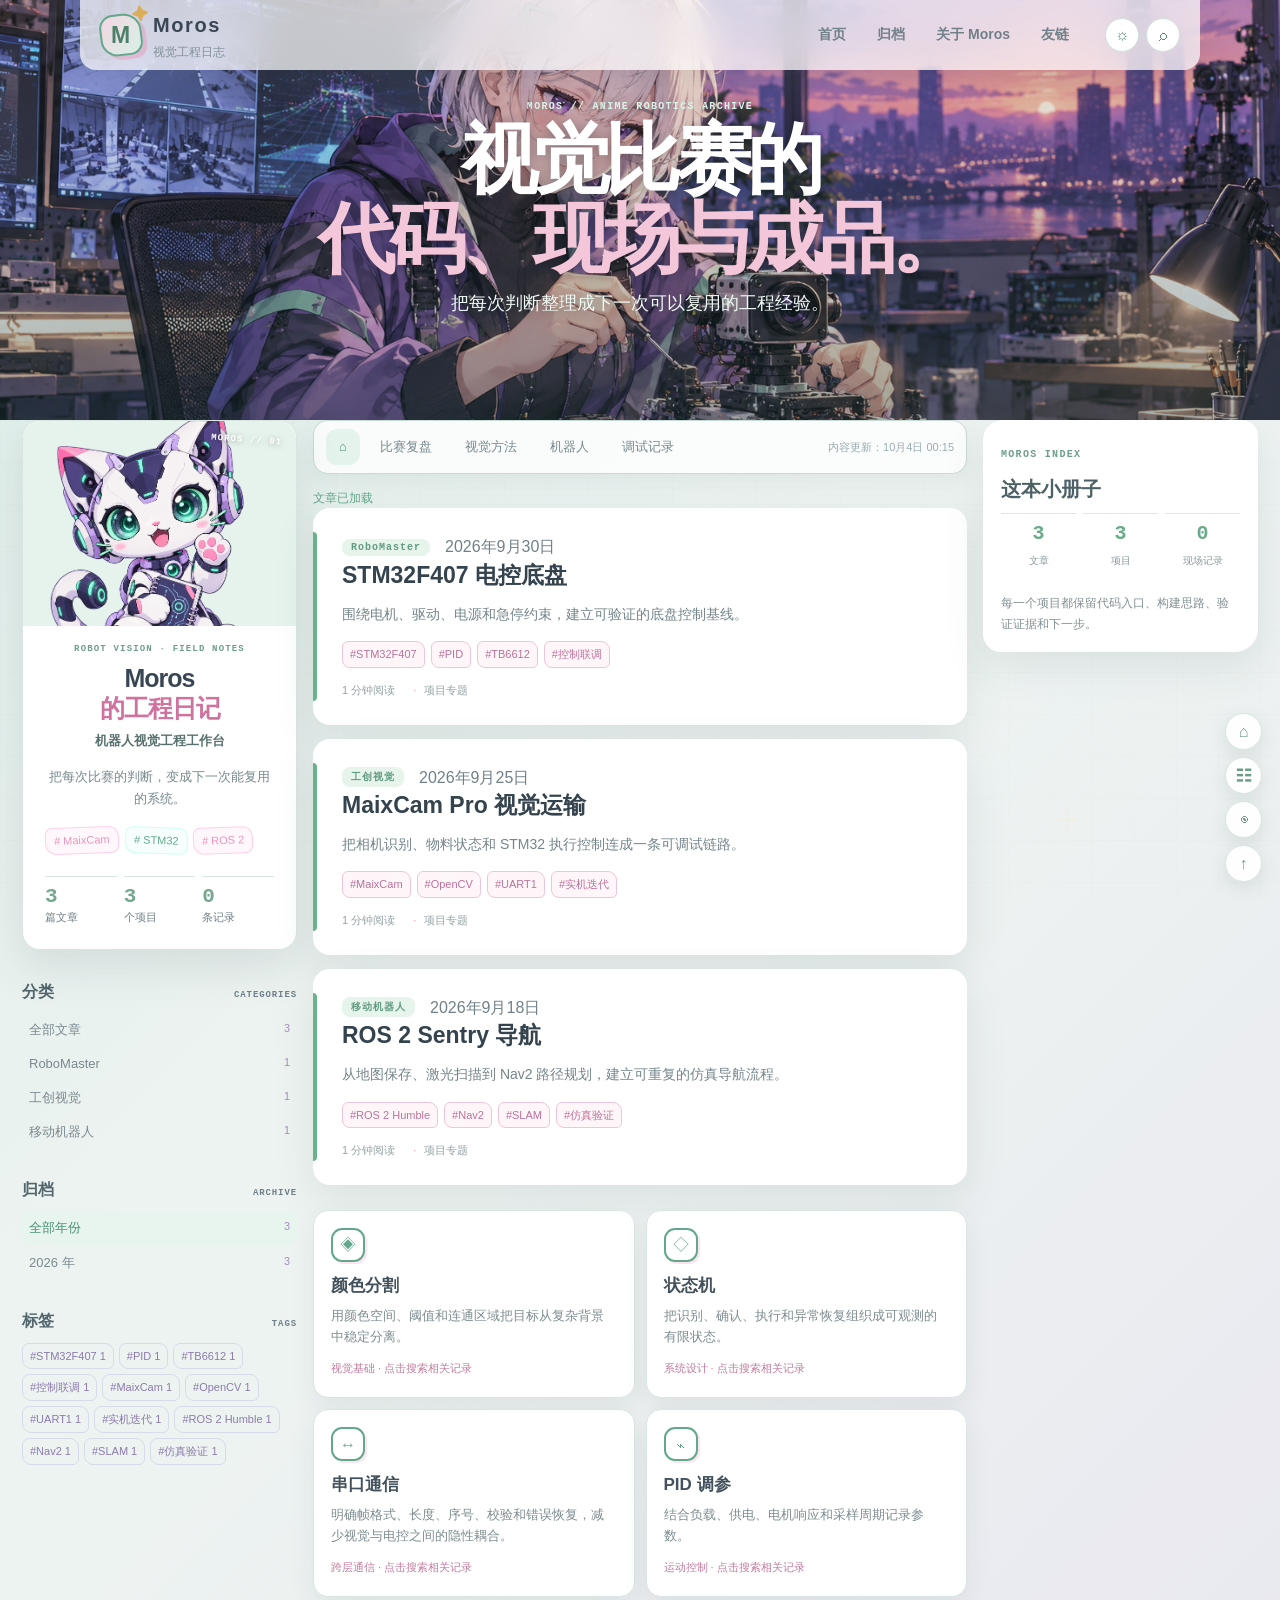
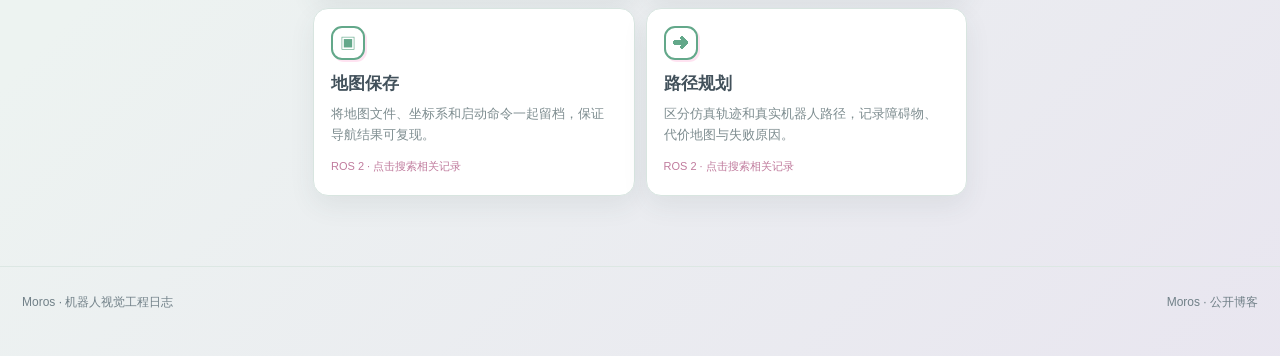
<file: archive/index.html>
<!doctype html>
<html lang="zh-CN">
<head>
  <meta charset="utf-8">
  <meta name="viewport" content="width=device-width, initial-scale=1">
  <meta name="description" content="Moros 的机器人视觉工程博客：比赛复盘、方法记录、代码思路和实机证据。">
  <title>归档 · Moros</title>
  <link rel="icon" href="/assets/favicon.svg" type="image/svg+xml"><link rel="stylesheet" href="/assets/styles.css">
</head>
<body>
  <header class="site-header">
    <div class="shell header-inner">
      <a class="brand" href="/" aria-label="返回 Moros 首页"><span class="brand-mark" aria-hidden="true"><b>M</b><i>✦</i></span><span><strong>Moros</strong><small>视觉工程日志</small></span></a>
      <nav class="main-nav" aria-label="主导航"><a href="/">首页</a><a href="/archive/">归档</a><a href="/about/">关于 Moros</a><a href="/friends/">友链</a></nav>
      <div class="header-actions"><button id="themeToggle" class="theme-toggle" type="button" aria-label="切换明暗模式">☼</button><button id="headerSearchButton" class="header-search-button" type="button" aria-label="打开搜索">⌕</button></div>
    </div>
  </header>

  <section class="site-banner" aria-label="Moros 视觉实验室横幅"><div class="site-banner-art"></div><div class="site-banner-overlay"></div><div class="shell banner-content"><span class="eyebrow">MOROS // ANIME ROBOTICS ARCHIVE</span><h1 id="bannerTitle">视觉比赛的<br><em>代码、现场与成品。</em></h1><p id="bannerSubtitle">把每次判断整理成下一次可以复用的工程经验。</p></div></section>

  <main class="shell">
    <div id="siteHome" class="home-layout">
      <aside class="profile-rail" aria-label="Moros 个人信息">
        <section class="profile-card" id="about"><div class="profile-stamp">MOROS // 01</div><img class="profile-portrait" src="/assets/moros-companion.png" alt="Moros 的二次元机器人伙伴"><p class="profile-kicker">ROBOT VISION · FIELD NOTES</p><h1><span id="profileName">Moros</span><br><em>的工程日记</em></h1><p id="profileTagline" class="profile-tagline">机器人视觉工程工作台</p><p id="motto" class="profile-motto">把每次比赛的判断，变成下一次能复用的系统。</p><div id="focusTags" class="focus-tags"></div><div class="profile-stats"><span><b id="articleCount">0</b>篇文章</span><span><b id="projectCount">0</b>个项目</span><span><b id="entryCount">0</b>条记录</span></div></section>
        <section class="rail-block"><h2>分类 <small>CATEGORIES</small></h2><div id="categoryList" class="rail-links"></div></section>
        <section id="archive" class="rail-block"><h2>归档 <small>ARCHIVE</small></h2><div id="archiveList" class="rail-links"></div></section>
        <section class="rail-block"><h2>标签 <small>TAGS</small></h2><div id="tagCloud" class="tag-cloud"></div></section>
        <button id="newProjectButton" class="workbench-button" type="button">＋ 写一张新项目卡</button>
      </aside>

      <section class="blog-column">
        <nav id="categoryBar" class="category-bar" aria-label="文章分类导航"><button type="button" class="active" data-category="全部">⌂</button><button type="button" data-category="比赛复盘">比赛复盘</button><button type="button" data-category="视觉方法">视觉方法</button><button type="button" data-category="机器人">机器人</button><button type="button" data-category="调试记录">调试记录</button><span class="category-spacer"></span><span id="lastSyncLabel" class="last-sync">最近同步：读取中</span></nav>
        <div class="blog-intro"><div><span class="eyebrow">MOROS // VISUAL LAB</span><span class="anime-pill">PUBLIC ARCHIVE</span></div><h2>把比赛现场，<br><em>写成可以复用的故事。</em></h2><p>这里记录视觉代码、构建思路、调试现场和最后成品。每一篇都从一个真实的工程问题开始。</p></div>
        <section class="search-bar" aria-label="查询工程文章"><label for="searchInput">搜索你的工程记忆</label><div class="search-row"><input id="searchInput" type="search" placeholder="搜标题、比赛、方法、代码路径或记录…"><button id="clearSearch" class="ghost-button" type="button">清空</button></div><div class="search-hint"><span>⌘ / Ctrl + K 聚焦搜索</span><button id="resetFilters" class="text-button" type="button">重置筛选</button></div></section>
        <div class="cloud-state"><span id="cloudStatus" role="status">正在连接云端…</span><button id="reloadData" class="text-button" type="button">重新读取</button></div>
        <section class="feed-section" aria-labelledby="feedTitle"><div class="section-title-row"><div><span class="eyebrow">LATEST NOTES</span><h2 id="feedTitle">最近写下的东西</h2><p id="resultHint">正在读取文章…</p></div><span class="section-mark">✦</span></div><div id="articleFeed" class="article-feed" aria-live="polite"></div><div id="emptyState" class="empty-state" hidden><span>૮ ˶ᵔ ᵕ ᵔ˶ ა</span><strong>还没有匹配的文章</strong><p>换一个关键词，或者从归档里挑一张项目卡。</p></div></section>
        <section id="methods" class="methods-section" aria-labelledby="methodsTitle"><div class="section-title-row"><div><span class="eyebrow">REUSABLE METHODS</span><h2 id="methodsTitle">方法图鉴</h2><p>把一次比赛里的有效判断，提炼成下一次可以调用的模块。</p></div><span class="section-mark">♡</span></div><div id="methodGrid" class="method-grid"></div></section>
      </section>
      <aside class="home-aside"><section class="site-stats-card"><span class="eyebrow">MOROS INDEX</span><h2>这本小册子</h2><div class="stats-grid"><div><b id="asideArticleCount">0</b><span>文章</span></div><div><b id="asideProjectCount">0</b><span>项目</span></div><div><b id="asideEntryCount">0</b><span>现场记录</span></div></div><p>每一个项目都保留代码入口、构建思路、验证证据和下一步。</p></section><section class="site-stats-card mini-card"><h2>现在在做什么</h2><p id="asideNextStep">整理最新比赛记录与可复用方法。</p><a href="/about/">查看 Moros 的工作方式 →</a></section></aside>
    </div>

    <section id="archiveView" class="content-view" hidden aria-live="polite"><div class="archive-layout"><aside class="archive-profile profile-card"><img class="profile-portrait" src="/assets/moros-companion.png" alt="Moros 的二次元机器人伙伴"><p class="profile-kicker">MOROS · ARCHIVE</p><h2>Moros</h2><p class="profile-tagline">机器人视觉工程工作台</p><p class="profile-motto">把比赛现场整理成可以回看的时间线。</p><div class="archive-profile-links"><a href="/about/">关于 Moros</a><a href="/friends/">友链</a></div></aside><div class="archive-main"><div class="view-heading"><span class="eyebrow">ARCHIVE</span><h1>归档</h1><p>按年份浏览 Moros 的比赛项目、方法笔记和现场判断。</p></div><div id="archiveGroups" class="archive-groups"></div></div><aside class="archive-stats site-stats-card"><span class="eyebrow">SITE STATS</span><h2>站点统计</h2><div class="archive-stat-row"><span>文章</span><b id="archiveArticleCount">0</b></div><div class="archive-stat-row"><span>项目</span><b id="archiveProjectCount">0</b></div><div class="archive-stat-row"><span>现场记录</span><b id="archiveEntryCount">0</b></div><div class="archive-stat-row"><span>最后同步</span><b id="archiveSyncLabel">今天</b></div></aside></div></section>
    <section id="infoView" class="content-view" hidden aria-live="polite"><div class="view-heading"><span id="infoKicker" class="eyebrow">ABOUT MOROS</span><h1 id="infoTitle">关于 Moros</h1><p id="infoLead">一个把机器人视觉比赛经验整理成可复用系统的个人工程档案。</p></div><div id="infoContent" class="info-grid"></div></section>

    <section id="postView" class="post-view" hidden aria-live="polite"><button id="postBack" class="back-link" type="button">← 返回文章列表</button><article class="post-article"><header class="post-header"><span id="postKicker" class="eyebrow"></span><h1 id="postTitle"></h1><p id="postLead" class="post-lead"></p><div id="postMeta" class="post-meta"></div><div id="postTags" class="post-tags"></div></header><div class="post-layout"><div class="post-body"><div id="postContent"></div><section id="postBuildBlock" class="post-block"><h2>构建思路</h2><ol id="postBuild"></ol></section><section id="postTimelineBlock" class="post-block"><h2>工程时间线</h2><div id="postTimeline" class="post-timeline"></div></section></div><aside class="post-aside"><section class="aside-card post-toc-card"><h2>文章目录</h2><nav id="postToc" class="post-toc" aria-label="文章目录"></nav></section><section class="aside-card"><h2>验证状态</h2><div id="postEvidence" class="evidence-list"></div></section><section class="aside-card"><h2>代码与成品</h2><code id="postPath" class="path"></code><button id="copyPath" class="ghost-button" type="button">复制代码路径</button><span id="copyStatus" class="form-status" role="status"></span><p id="postArtifact" class="artifact-text"></p><a id="openArtifact" class="artifact-link" target="_blank" rel="noopener noreferrer" hidden>打开成品链接</a></section><section class="aside-card"><h2>分享这篇</h2><button id="copyPostLink" class="share-button" type="button">复制文章链接</button><span id="postShareStatus" class="form-status" role="status"></span></section><section class="aside-card"><h2>相关文章</h2><div id="postRelated" class="related-list"></div></section></aside></div></article></section>
  </main>

  <footer><div class="shell"><span>Moros · 机器人视觉工程日志</span><span>Moros · 公开博客</span></div></footer>

  <div id="projectDialog" class="backdrop" hidden><article class="dialog" role="dialog" aria-modal="true" aria-labelledby="dialogTitle"><div class="dialog-top"><div><span id="dialogKicker" class="eyebrow"></span><h2 id="dialogTitle"></h2><p id="dialogCompetition" class="muted"></p></div><button id="closeDialog" class="icon-button" type="button" aria-label="关闭项目详情">×</button></div><div class="detail-layout"><div><section class="detail-block"><h3>构建思路</h3><ul id="dialogBuild"></ul></section><section class="detail-block"><div class="detail-title-row"><h3>项目记录</h3><span id="entryCountHint" class="muted"></span></div><div id="entryList" class="entry-list"></div><form id="entryForm" class="entry-form"><label>记录类型<select id="entryKind"><option value="idea">💡 想法</option><option value="debug">🧪 调试</option><option value="decision">🧭 决策</option><option value="result">🏁 结果</option></select></label><label>写下这次判断<textarea required id="entryBody" rows="4" maxlength="2000" placeholder="例如：在逆光下误检，下一步先记录光照角度再调阈值…"></textarea></label><p id="draftHint" class="draft-hint">草稿自动保存在此浏览器</p><div class="form-actions"><span id="entryStatus" class="form-status" role="status"></span><button class="primary-button" type="submit">保存记录</button></div></form></section></div><aside><section class="detail-block"><h3>项目摘要</h3><form id="projectForm"><label>代码路径或仓库<input id="editPath" maxlength="400"></label><label>技术标签（逗号分隔）<input id="editTags" maxlength="240"></label><label>构建思路（每行一项）<textarea id="editBuild" rows="4" maxlength="6000"></textarea></label><label>可复用方法（逗号分隔）<input id="editMethods" maxlength="240"></label><label>最终成品或链接<textarea id="editArtifact" rows="2" maxlength="500"></textarea></label><label>当前阶段<select id="projectStage"><option>想法整理</option><option>开发中</option><option>控制联调</option><option>实机迭代</option><option>仿真验证</option><option>已归档</option></select></label><label>摘要<textarea id="projectSummary" rows="4" maxlength="500"></textarea></label><label>下一步<textarea id="projectNextStep" rows="3" maxlength="300"></textarea></label><div class="form-actions"><span id="projectStatus" class="form-status" role="status"></span><button class="ghost-button" type="submit">保存项目</button></div></form></section></aside></div></article></div>
  <div id="newProjectDialog" class="backdrop" hidden><article class="dialog small-dialog" role="dialog" aria-modal="true" aria-labelledby="newProjectTitle"><div class="dialog-top"><div><span class="eyebrow">NEW PROJECT</span><h2 id="newProjectTitle">建立一张新项目卡</h2></div><button id="closeNewProject" class="icon-button" type="button" aria-label="关闭新建项目">×</button></div><form id="newProjectForm" class="new-project-form"><label>项目名称<input id="newTitle" maxlength="120" required placeholder="例如：2026 视觉运输复赛"></label><label>比赛或场景<input id="newCompetition" maxlength="160" required placeholder="例如：工创视觉 · 复赛"></label><label>当前阶段<select id="newStage"><option>想法整理</option><option>开发中</option><option>控制联调</option><option>实机迭代</option><option>仿真验证</option><option>已归档</option></select></label><label>一句摘要<textarea id="newSummary" maxlength="500" rows="3" required></textarea></label><label>技术标签（用逗号分隔）<input id="newTags" maxlength="240" placeholder="MaixCam, OpenCV, UART"></label><label>代码路径或仓库<input id="newPath" maxlength="400" placeholder="D:\\MaixPy\\project\\…"></label><div class="form-actions"><span id="newProjectStatus" class="form-status" role="status"></span><button class="primary-button" type="submit">创建项目</button></div></form></article></div>
  <div id="floatingTools" class="floating-tools" aria-label="阅读工具"><button id="floatHome" type="button" aria-label="返回首页">⌂</button><button id="floatToc" type="button" aria-label="打开文章目录">☷</button><button id="floatImmersive" type="button" aria-label="沉浸阅读">◉</button><button id="floatTop" type="button" aria-label="回到顶部">↑</button></div>
  <script>window.__MOROS_DEFAULTS__={"profile":{"displayName":"Moros","tagline":"机器人视觉工程工作台","focusTags":["MaixCam","STM32","ROS 2"],"motto":"把每次比赛的判断，变成下一次能复用的系统。"},"projects":[{"id":"stm32-control","title":"STM32F407 电控底盘","competition":"RoboMaster · 运动控制","stage":"控制联调","summary":"围绕电机、驱动、电源和急停约束，建立可验证的底盘控制基线。","tags":["STM32F407","PID","TB6612"],"path":"C:\\Users\\Administrator\\Documents\\STM32\\motor-control","evidence":[{"label":"桌面测试","state":"已完成","tone":"done"},{"label":"生成文件检查","state":"已完成","tone":"done"},{"label":"实机/赛场验证","state":"待测电流与温升","tone":"pending"}],"methods":["PID 调参","电机驱动","安全检查"],"build":["先确认板卡、驱动器、电机、引脚和电源余量，再决定控制频率。","把下载成功、传感器响应、执行器动作、温升电流和急停分别验收。","将 PID 参数与机械负载、轮胎摩擦和供电状态一起记录。"],"artifact":"待补充底盘联调记录与控制曲线","nextStep":"记录负载变化下的电流和温升。","updated":"2026-09-30T13:24:03.586Z"},{"id":"maixcam-vision","title":"MaixCam Pro 视觉运输","competition":"工创视觉 · 智能运输","stage":"实机迭代","summary":"把相机识别、物料状态和 STM32 执行控制连成一条可调试链路。","tags":["MaixCam","OpenCV","UART1"],"path":"D:\\MaixPy\\project\\工创视觉","evidence":[{"label":"桌面测试","state":"已完成","tone":"done"},{"label":"生成文件检查","state":"已完成","tone":"done"},{"label":"实机/赛场验证","state":"待补充照片","tone":"pending"}],"methods":["颜色分割","状态机","串口通信"],"build":["先固定视觉输出的状态边界，再让 STM32 只处理稳定的动作指令。","把二进制通信帧与旧版 ASCII/LRC 协议分开，避免调试时混用。","用真实光照、安装角度和误检样本校准阈值。"],"artifact":"待补充实机照片、演示视频与比赛成绩","nextStep":"补齐不同光照下的误检样本。","updated":"2026-09-25"},{"id":"ros2-navigation","title":"ROS 2 Sentry 导航","competition":"移动机器人 · Nav2","stage":"仿真验证","summary":"从地图保存、激光扫描到 Nav2 路径规划，建立可重复的仿真导航流程。","tags":["ROS 2 Humble","Nav2","SLAM"],"path":"/home/moros/pb2025_sentry_ws","evidence":[{"label":"桌面测试","state":"已完成","tone":"done"},{"label":"生成文件检查","state":"地图已保存","tone":"done"},{"label":"实机/赛场验证","state":"虚拟机未验证","tone":"pending"}],"methods":["地图保存","激光扫描","路径规划"],"build":["先确认 Ubuntu 22.04 jammy 与工作区状态，再逐步启动仿真节点。","用 map_saver_cli 同时确认 .pgm 与 .yaml 是否生成。","把 VM 仿真结果和真实底盘验证分开记录。"],"artifact":"待补充导航轨迹、地图截图与实机结果","nextStep":"将仿真轨迹和实机轨迹分成两份证据。","updated":"2026-09-18"}],"methods":[{"id":"颜色分割","group":"视觉基础","description":"用颜色空间、阈值和连通区域把目标从复杂背景中稳定分离。"},{"id":"状态机","group":"系统设计","description":"把识别、确认、执行和异常恢复组织成可观测的有限状态。"},{"id":"串口通信","group":"跨层通信","description":"明确帧格式、长度、序号、校验和错误恢复，减少视觉与电控之间的隐性耦合。"},{"id":"PID 调参","group":"运动控制","description":"结合负载、供电、电机响应和采样周期记录参数。"},{"id":"地图保存","group":"ROS 2","description":"将地图文件、坐标系和启动命令一起留档，保证导航结果可复现。"},{"id":"路径规划","group":"ROS 2","description":"区分仿真轨迹和真实机器人路径，记录障碍物、代价地图与失败原因。"}],"entries":{"stm32-control":[],"maixcam-vision":[],"ros2-navigation":[]},"exportedAt":"2026-10-04T00:15:31+08:00"};</script><script src="/assets/app.js"></script>
</body>
</html>
</file>
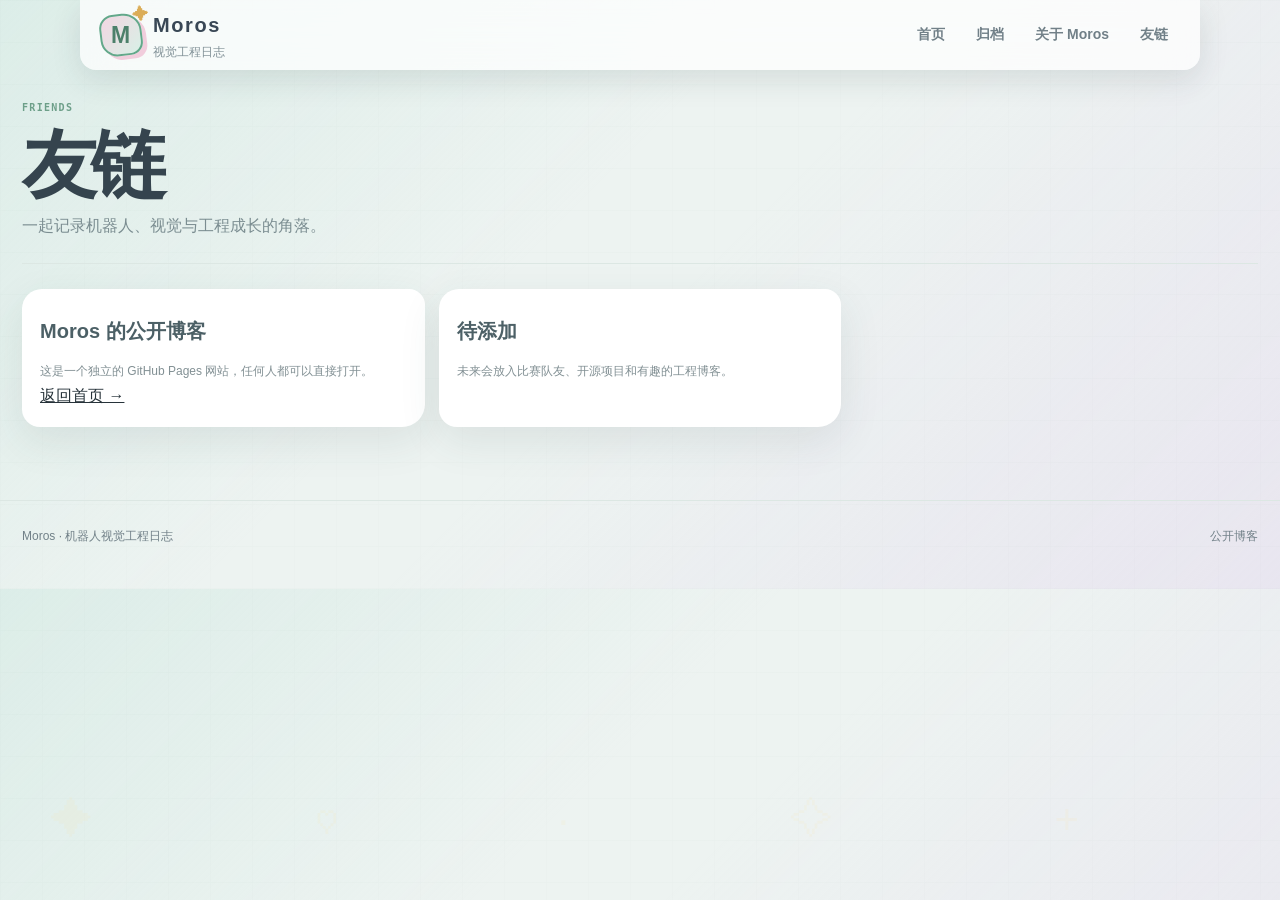
<file: friends/index.html>
<!doctype html>
<html lang="zh-CN"><head><meta charset="utf-8"><meta name="viewport" content="width=device-width, initial-scale=1"><title>友链 · Moros</title><link rel="stylesheet" href="/assets/styles.css"></head><body><header class="site-header"><div class="shell header-inner"><a class="brand" href="/"><span class="brand-mark"><b>M</b><i>✦</i></span><span><strong>Moros</strong><small>视觉工程日志</small></span></a><nav class="main-nav"><a href="/">首页</a><a href="/archive/">归档</a><a href="/about/">关于 Moros</a><a href="/friends/">友链</a></nav></div></header><main class="shell content-view" style="display:block;padding:72px 0"><div class="view-heading"><span class="eyebrow">FRIENDS</span><h1>友链</h1><p>一起记录机器人、视觉与工程成长的角落。</p></div><section class="info-grid"><article class="site-stats-card"><h2>Moros 的公开博客</h2><p>这是一个独立的 GitHub Pages 网站，任何人都可以直接打开。</p><a href="/">返回首页 →</a></article><article class="site-stats-card"><h2>待添加</h2><p>未来会放入比赛队友、开源项目和有趣的工程博客。</p></article></section></main><footer><div class="shell"><span>Moros · 机器人视觉工程日志</span><span>公开博客</span></div></footer></body></html>
</file>
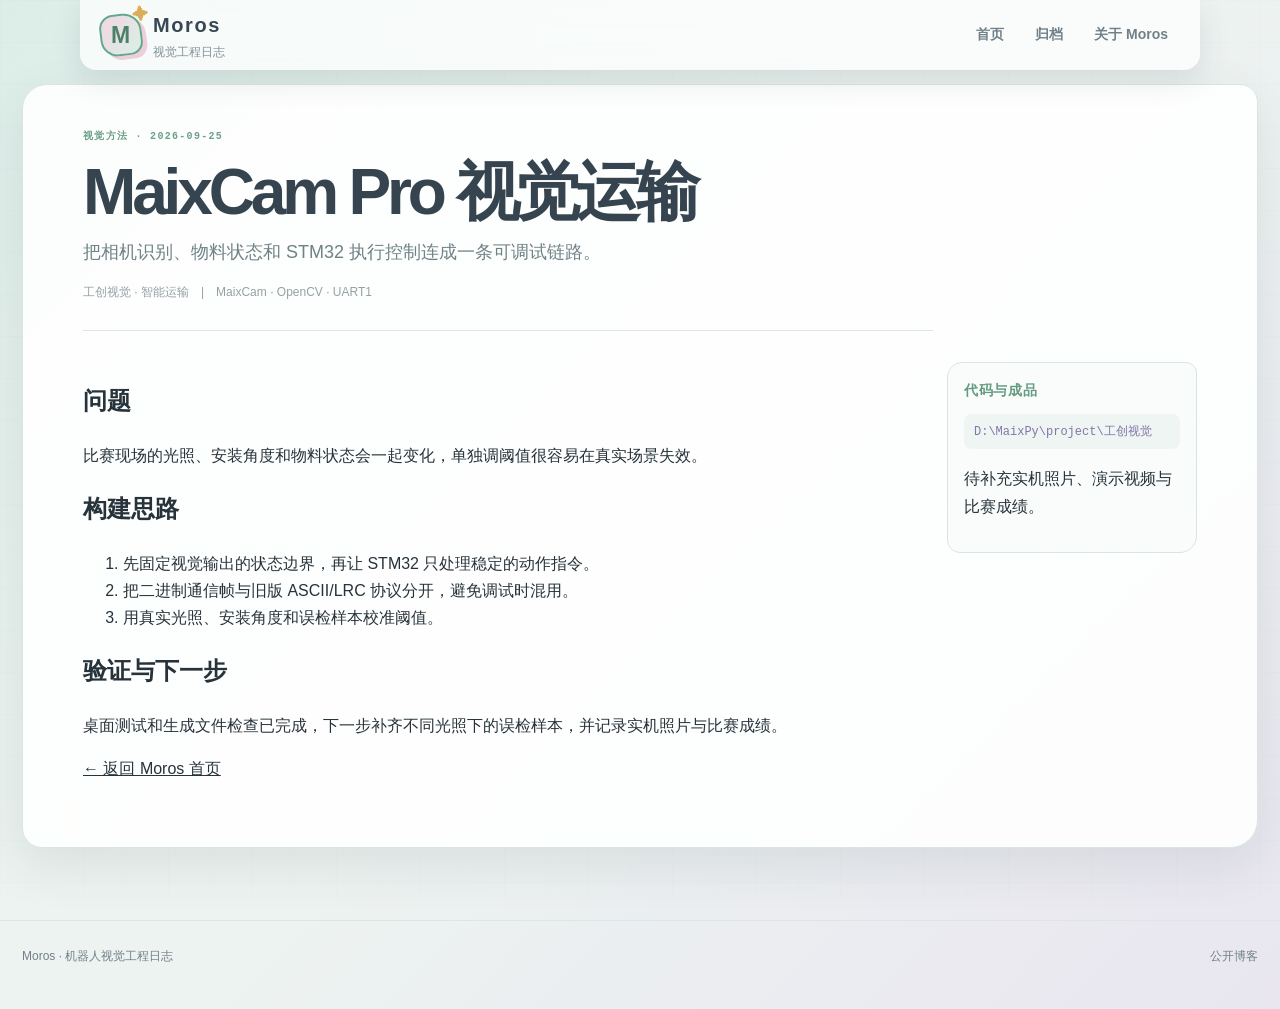
<file: posts/maixcam-vision/2026-09-25/index.html>
<!doctype html>
<html lang="zh-CN"><head><meta charset="utf-8"><meta name="viewport" content="width=device-width, initial-scale=1"><meta name="description" content="MaixCam Pro 视觉运输工程记录"><title>MaixCam Pro 视觉运输 · Moros</title><link rel="stylesheet" href="/assets/styles.css"></head><body><header class="site-header"><div class="shell header-inner"><a class="brand" href="/"><span class="brand-mark"><b>M</b><i>✦</i></span><span><strong>Moros</strong><small>视觉工程日志</small></span></a><nav class="main-nav"><a href="/">首页</a><a href="/archive/">归档</a><a href="/about/">关于 Moros</a></nav></div></header><main class="shell" style="padding:72px 0"><article class="post-article"><header class="post-header"><span class="eyebrow">视觉方法 · 2026-09-25</span><h1>MaixCam Pro 视觉运输</h1><p class="post-lead">把相机识别、物料状态和 STM32 执行控制连成一条可调试链路。</p><div class="post-meta">工创视觉 · 智能运输　|　MaixCam · OpenCV · UART1</div></header><div class="post-layout"><div class="post-body"><h2>问题</h2><p>比赛现场的光照、安装角度和物料状态会一起变化，单独调阈值很容易在真实场景失效。</p><h2>构建思路</h2><ol><li>先固定视觉输出的状态边界，再让 STM32 只处理稳定的动作指令。</li><li>把二进制通信帧与旧版 ASCII/LRC 协议分开，避免调试时混用。</li><li>用真实光照、安装角度和误检样本校准阈值。</li></ol><h2>验证与下一步</h2><p>桌面测试和生成文件检查已完成，下一步补齐不同光照下的误检样本，并记录实机照片与比赛成绩。</p><p><a href="/">← 返回 Moros 首页</a></p></div><aside class="post-aside"><section class="aside-card"><h2>代码与成品</h2><code class="path">D:\MaixPy\project\工创视觉</code><p>待补充实机照片、演示视频与比赛成绩。</p></section></aside></div></article></main><footer><div class="shell"><span>Moros · 机器人视觉工程日志</span><span>公开博客</span></div></footer></body></html>
</file>
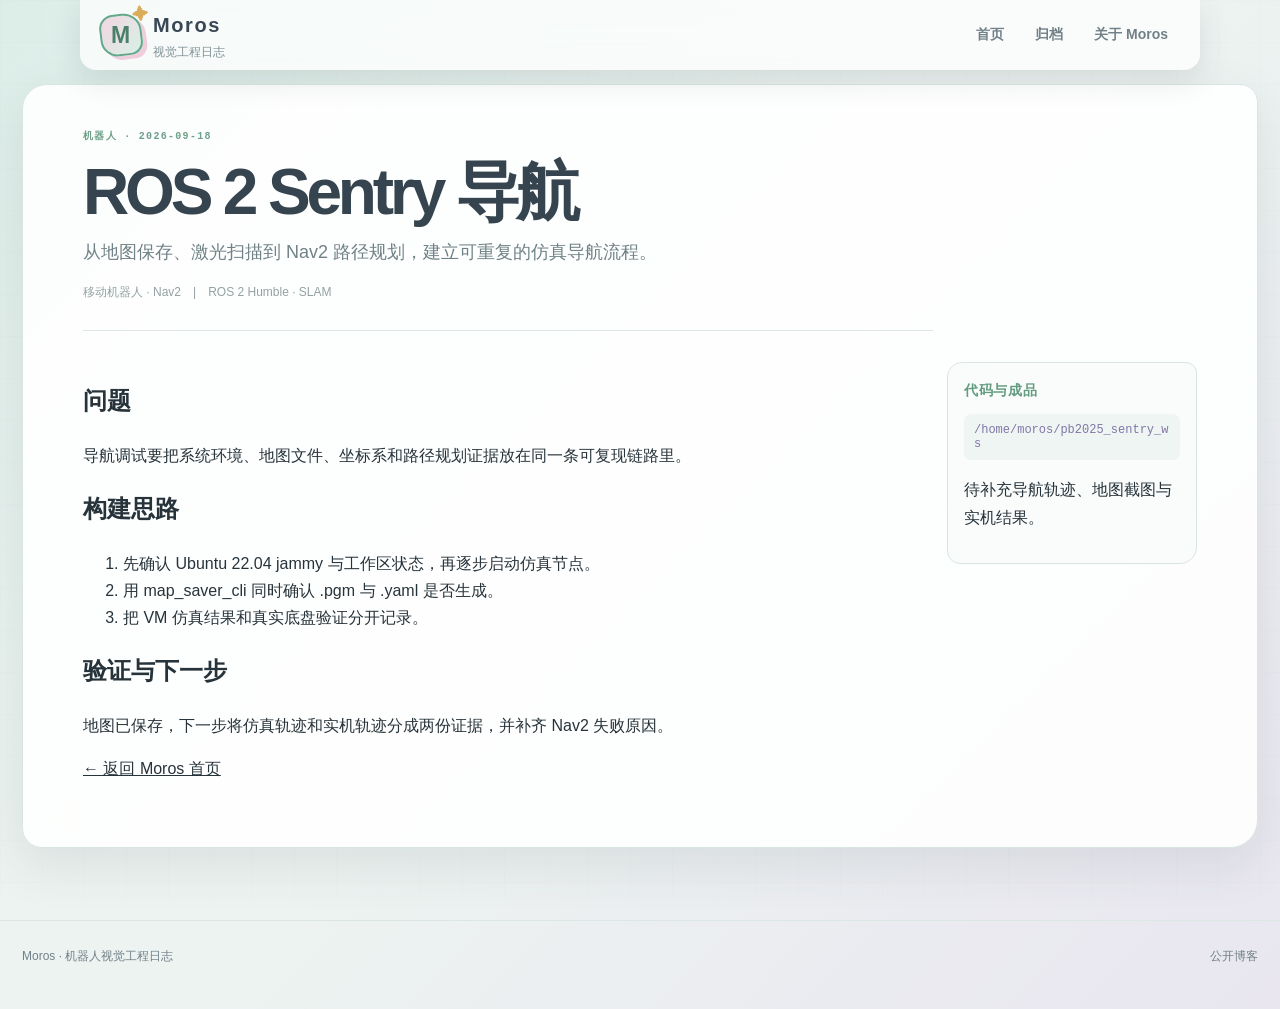
<file: posts/ros2-navigation/2026-09-18/index.html>
<!doctype html>
<html lang="zh-CN"><head><meta charset="utf-8"><meta name="viewport" content="width=device-width, initial-scale=1"><meta name="description" content="ROS 2 Sentry 导航工程记录"><title>ROS 2 Sentry 导航 · Moros</title><link rel="stylesheet" href="/assets/styles.css"></head><body><header class="site-header"><div class="shell header-inner"><a class="brand" href="/"><span class="brand-mark"><b>M</b><i>✦</i></span><span><strong>Moros</strong><small>视觉工程日志</small></span></a><nav class="main-nav"><a href="/">首页</a><a href="/archive/">归档</a><a href="/about/">关于 Moros</a></nav></div></header><main class="shell" style="padding:72px 0"><article class="post-article"><header class="post-header"><span class="eyebrow">机器人 · 2026-09-18</span><h1>ROS 2 Sentry 导航</h1><p class="post-lead">从地图保存、激光扫描到 Nav2 路径规划，建立可重复的仿真导航流程。</p><div class="post-meta">移动机器人 · Nav2　|　ROS 2 Humble · SLAM</div></header><div class="post-layout"><div class="post-body"><h2>问题</h2><p>导航调试要把系统环境、地图文件、坐标系和路径规划证据放在同一条可复现链路里。</p><h2>构建思路</h2><ol><li>先确认 Ubuntu 22.04 jammy 与工作区状态，再逐步启动仿真节点。</li><li>用 map_saver_cli 同时确认 .pgm 与 .yaml 是否生成。</li><li>把 VM 仿真结果和真实底盘验证分开记录。</li></ol><h2>验证与下一步</h2><p>地图已保存，下一步将仿真轨迹和实机轨迹分成两份证据，并补齐 Nav2 失败原因。</p><p><a href="/">← 返回 Moros 首页</a></p></div><aside class="post-aside"><section class="aside-card"><h2>代码与成品</h2><code class="path">/home/moros/pb2025_sentry_ws</code><p>待补充导航轨迹、地图截图与实机结果。</p></section></aside></div></article></main><footer><div class="shell"><span>Moros · 机器人视觉工程日志</span><span>公开博客</span></div></footer></body></html>
</file>
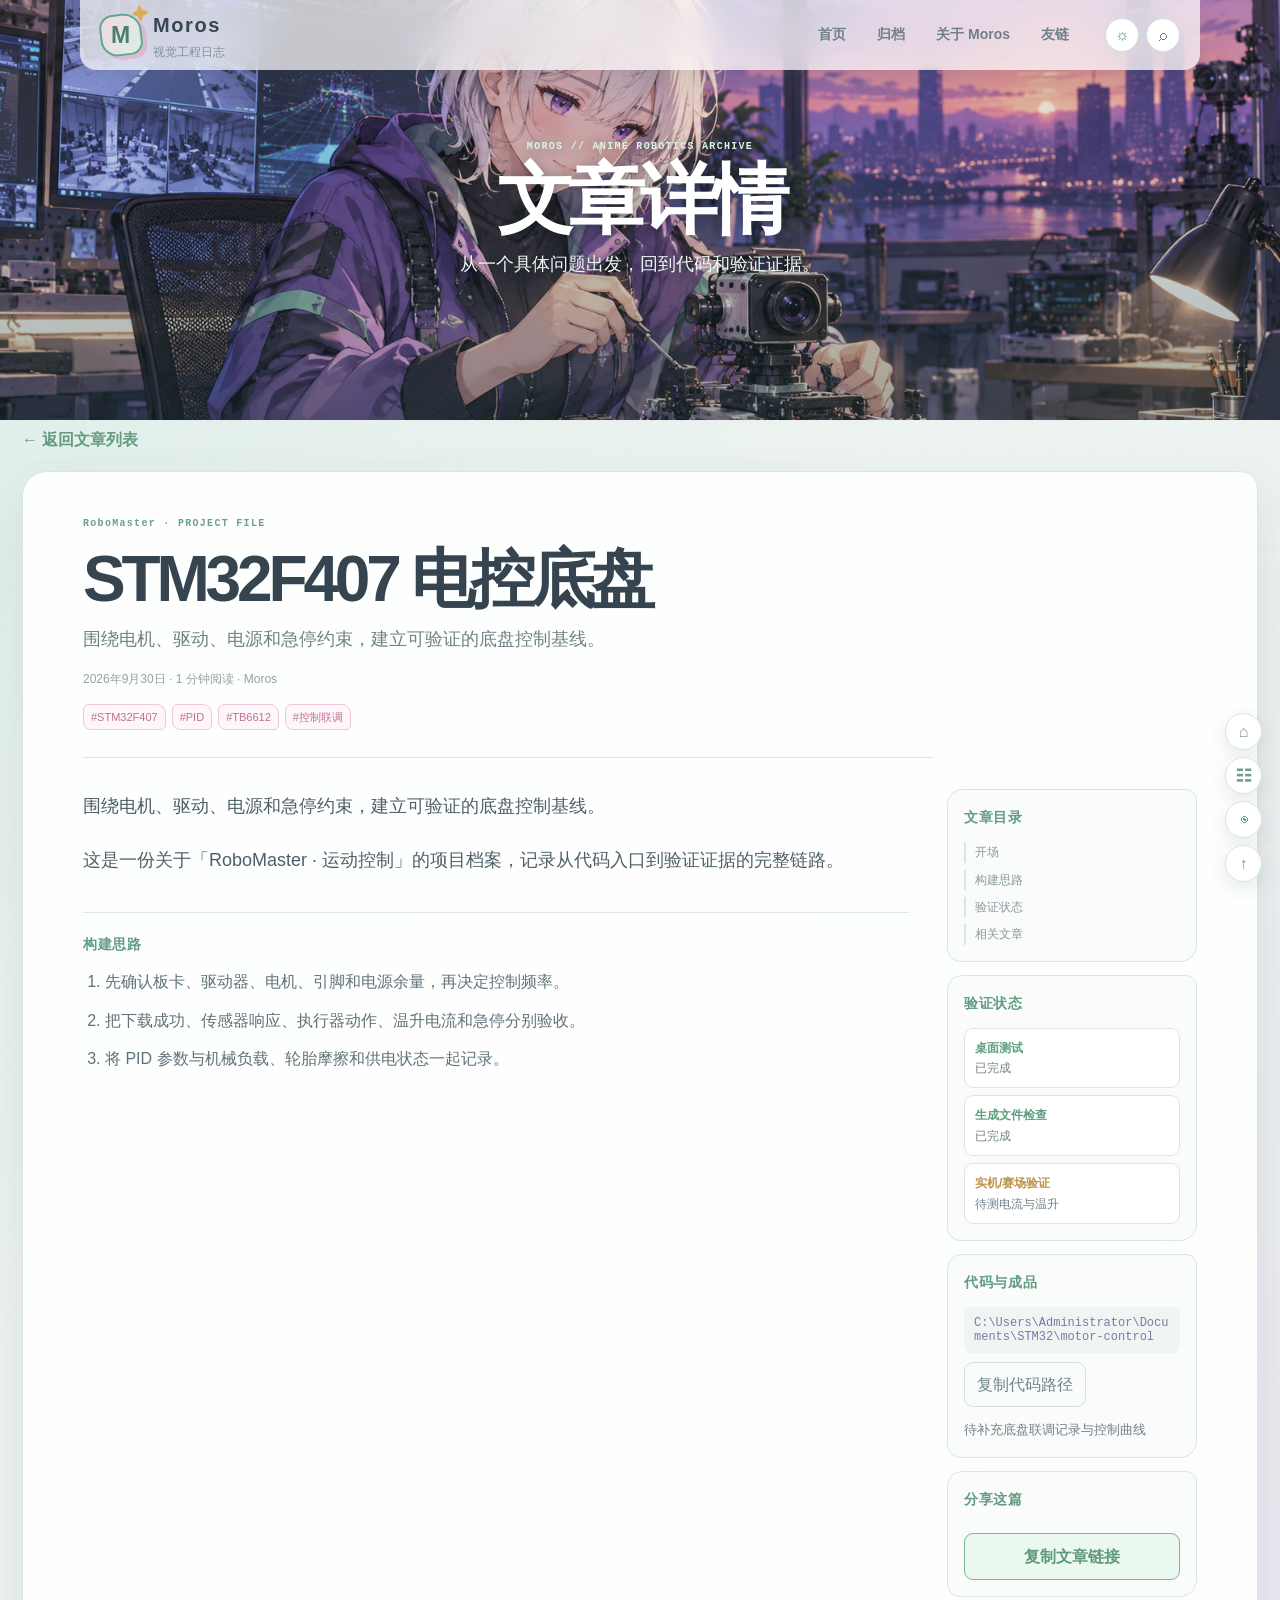
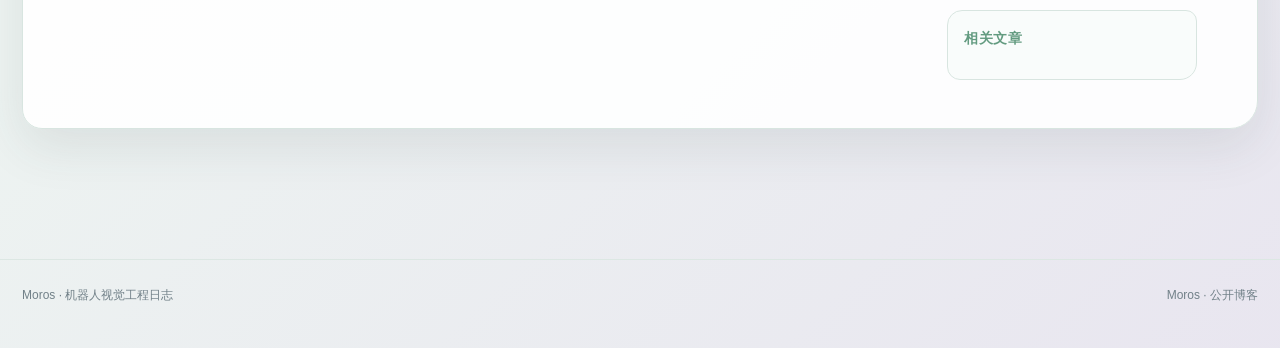
<file: posts/stm32-control/2026-09-30/index.html>
<!doctype html>
<html lang="zh-CN">
<head>
  <meta charset="utf-8">
  <meta name="viewport" content="width=device-width, initial-scale=1">
  <meta name="description" content="Moros 的机器人视觉工程博客：比赛复盘、方法记录、代码思路和实机证据。">
  <title>STM32F407 电控底盘 · Moros</title>
  <link rel="icon" href="/assets/favicon.svg" type="image/svg+xml"><link rel="stylesheet" href="/assets/styles.css">
</head>
<body>
  <header class="site-header">
    <div class="shell header-inner">
      <a class="brand" href="/" aria-label="返回 Moros 首页"><span class="brand-mark" aria-hidden="true"><b>M</b><i>✦</i></span><span><strong>Moros</strong><small>视觉工程日志</small></span></a>
      <nav class="main-nav" aria-label="主导航"><a href="/">首页</a><a href="/archive/">归档</a><a href="/about/">关于 Moros</a><a href="/friends/">友链</a></nav>
      <div class="header-actions"><button id="themeToggle" class="theme-toggle" type="button" aria-label="切换明暗模式">☼</button><button id="headerSearchButton" class="header-search-button" type="button" aria-label="打开搜索">⌕</button></div>
    </div>
  </header>

  <section class="site-banner" aria-label="Moros 视觉实验室横幅"><div class="site-banner-art"></div><div class="site-banner-overlay"></div><div class="shell banner-content"><span class="eyebrow">MOROS // ANIME ROBOTICS ARCHIVE</span><h1 id="bannerTitle">视觉比赛的<br><em>代码、现场与成品。</em></h1><p id="bannerSubtitle">把每次判断整理成下一次可以复用的工程经验。</p></div></section>

  <main class="shell">
    <div id="siteHome" class="home-layout">
      <aside class="profile-rail" aria-label="Moros 个人信息">
        <section class="profile-card" id="about"><div class="profile-stamp">MOROS // 01</div><img class="profile-portrait" src="/assets/moros-companion.png" alt="Moros 的二次元机器人伙伴"><p class="profile-kicker">ROBOT VISION · FIELD NOTES</p><h1><span id="profileName">Moros</span><br><em>的工程日记</em></h1><p id="profileTagline" class="profile-tagline">机器人视觉工程工作台</p><p id="motto" class="profile-motto">把每次比赛的判断，变成下一次能复用的系统。</p><div id="focusTags" class="focus-tags"></div><div class="profile-stats"><span><b id="articleCount">0</b>篇文章</span><span><b id="projectCount">0</b>个项目</span><span><b id="entryCount">0</b>条记录</span></div></section>
        <section class="rail-block"><h2>分类 <small>CATEGORIES</small></h2><div id="categoryList" class="rail-links"></div></section>
        <section id="archive" class="rail-block"><h2>归档 <small>ARCHIVE</small></h2><div id="archiveList" class="rail-links"></div></section>
        <section class="rail-block"><h2>标签 <small>TAGS</small></h2><div id="tagCloud" class="tag-cloud"></div></section>
        <button id="newProjectButton" class="workbench-button" type="button">＋ 写一张新项目卡</button>
      </aside>

      <section class="blog-column">
        <nav id="categoryBar" class="category-bar" aria-label="文章分类导航"><button type="button" class="active" data-category="全部">⌂</button><button type="button" data-category="比赛复盘">比赛复盘</button><button type="button" data-category="视觉方法">视觉方法</button><button type="button" data-category="机器人">机器人</button><button type="button" data-category="调试记录">调试记录</button><span class="category-spacer"></span><span id="lastSyncLabel" class="last-sync">最近同步：读取中</span></nav>
        <div class="blog-intro"><div><span class="eyebrow">MOROS // VISUAL LAB</span><span class="anime-pill">PUBLIC ARCHIVE</span></div><h2>把比赛现场，<br><em>写成可以复用的故事。</em></h2><p>这里记录视觉代码、构建思路、调试现场和最后成品。每一篇都从一个真实的工程问题开始。</p></div>
        <section class="search-bar" aria-label="查询工程文章"><label for="searchInput">搜索你的工程记忆</label><div class="search-row"><input id="searchInput" type="search" placeholder="搜标题、比赛、方法、代码路径或记录…"><button id="clearSearch" class="ghost-button" type="button">清空</button></div><div class="search-hint"><span>⌘ / Ctrl + K 聚焦搜索</span><button id="resetFilters" class="text-button" type="button">重置筛选</button></div></section>
        <div class="cloud-state"><span id="cloudStatus" role="status">正在连接云端…</span><button id="reloadData" class="text-button" type="button">重新读取</button></div>
        <section class="feed-section" aria-labelledby="feedTitle"><div class="section-title-row"><div><span class="eyebrow">LATEST NOTES</span><h2 id="feedTitle">最近写下的东西</h2><p id="resultHint">正在读取文章…</p></div><span class="section-mark">✦</span></div><div id="articleFeed" class="article-feed" aria-live="polite"></div><div id="emptyState" class="empty-state" hidden><span>૮ ˶ᵔ ᵕ ᵔ˶ ა</span><strong>还没有匹配的文章</strong><p>换一个关键词，或者从归档里挑一张项目卡。</p></div></section>
        <section id="methods" class="methods-section" aria-labelledby="methodsTitle"><div class="section-title-row"><div><span class="eyebrow">REUSABLE METHODS</span><h2 id="methodsTitle">方法图鉴</h2><p>把一次比赛里的有效判断，提炼成下一次可以调用的模块。</p></div><span class="section-mark">♡</span></div><div id="methodGrid" class="method-grid"></div></section>
      </section>
      <aside class="home-aside"><section class="site-stats-card"><span class="eyebrow">MOROS INDEX</span><h2>这本小册子</h2><div class="stats-grid"><div><b id="asideArticleCount">0</b><span>文章</span></div><div><b id="asideProjectCount">0</b><span>项目</span></div><div><b id="asideEntryCount">0</b><span>现场记录</span></div></div><p>每一个项目都保留代码入口、构建思路、验证证据和下一步。</p></section><section class="site-stats-card mini-card"><h2>现在在做什么</h2><p id="asideNextStep">整理最新比赛记录与可复用方法。</p><a href="/about/">查看 Moros 的工作方式 →</a></section></aside>
    </div>

    <section id="archiveView" class="content-view" hidden aria-live="polite"><div class="archive-layout"><aside class="archive-profile profile-card"><img class="profile-portrait" src="/assets/moros-companion.png" alt="Moros 的二次元机器人伙伴"><p class="profile-kicker">MOROS · ARCHIVE</p><h2>Moros</h2><p class="profile-tagline">机器人视觉工程工作台</p><p class="profile-motto">把比赛现场整理成可以回看的时间线。</p><div class="archive-profile-links"><a href="/about/">关于 Moros</a><a href="/friends/">友链</a></div></aside><div class="archive-main"><div class="view-heading"><span class="eyebrow">ARCHIVE</span><h1>归档</h1><p>按年份浏览 Moros 的比赛项目、方法笔记和现场判断。</p></div><div id="archiveGroups" class="archive-groups"></div></div><aside class="archive-stats site-stats-card"><span class="eyebrow">SITE STATS</span><h2>站点统计</h2><div class="archive-stat-row"><span>文章</span><b id="archiveArticleCount">0</b></div><div class="archive-stat-row"><span>项目</span><b id="archiveProjectCount">0</b></div><div class="archive-stat-row"><span>现场记录</span><b id="archiveEntryCount">0</b></div><div class="archive-stat-row"><span>最后同步</span><b id="archiveSyncLabel">今天</b></div></aside></div></section>
    <section id="infoView" class="content-view" hidden aria-live="polite"><div class="view-heading"><span id="infoKicker" class="eyebrow">ABOUT MOROS</span><h1 id="infoTitle">关于 Moros</h1><p id="infoLead">一个把机器人视觉比赛经验整理成可复用系统的个人工程档案。</p></div><div id="infoContent" class="info-grid"></div></section>

    <section id="postView" class="post-view" hidden aria-live="polite"><button id="postBack" class="back-link" type="button">← 返回文章列表</button><article class="post-article"><header class="post-header"><span id="postKicker" class="eyebrow"></span><h1 id="postTitle"></h1><p id="postLead" class="post-lead"></p><div id="postMeta" class="post-meta"></div><div id="postTags" class="post-tags"></div></header><div class="post-layout"><div class="post-body"><div id="postContent"></div><section id="postBuildBlock" class="post-block"><h2>构建思路</h2><ol id="postBuild"></ol></section><section id="postTimelineBlock" class="post-block"><h2>工程时间线</h2><div id="postTimeline" class="post-timeline"></div></section></div><aside class="post-aside"><section class="aside-card post-toc-card"><h2>文章目录</h2><nav id="postToc" class="post-toc" aria-label="文章目录"></nav></section><section class="aside-card"><h2>验证状态</h2><div id="postEvidence" class="evidence-list"></div></section><section class="aside-card"><h2>代码与成品</h2><code id="postPath" class="path"></code><button id="copyPath" class="ghost-button" type="button">复制代码路径</button><span id="copyStatus" class="form-status" role="status"></span><p id="postArtifact" class="artifact-text"></p><a id="openArtifact" class="artifact-link" target="_blank" rel="noopener noreferrer" hidden>打开成品链接</a></section><section class="aside-card"><h2>分享这篇</h2><button id="copyPostLink" class="share-button" type="button">复制文章链接</button><span id="postShareStatus" class="form-status" role="status"></span></section><section class="aside-card"><h2>相关文章</h2><div id="postRelated" class="related-list"></div></section></aside></div></article></section>
  </main>

  <footer><div class="shell"><span>Moros · 机器人视觉工程日志</span><span>Moros · 公开博客</span></div></footer>

  <div id="projectDialog" class="backdrop" hidden><article class="dialog" role="dialog" aria-modal="true" aria-labelledby="dialogTitle"><div class="dialog-top"><div><span id="dialogKicker" class="eyebrow"></span><h2 id="dialogTitle"></h2><p id="dialogCompetition" class="muted"></p></div><button id="closeDialog" class="icon-button" type="button" aria-label="关闭项目详情">×</button></div><div class="detail-layout"><div><section class="detail-block"><h3>构建思路</h3><ul id="dialogBuild"></ul></section><section class="detail-block"><div class="detail-title-row"><h3>项目记录</h3><span id="entryCountHint" class="muted"></span></div><div id="entryList" class="entry-list"></div><form id="entryForm" class="entry-form"><label>记录类型<select id="entryKind"><option value="idea">💡 想法</option><option value="debug">🧪 调试</option><option value="decision">🧭 决策</option><option value="result">🏁 结果</option></select></label><label>写下这次判断<textarea required id="entryBody" rows="4" maxlength="2000" placeholder="例如：在逆光下误检，下一步先记录光照角度再调阈值…"></textarea></label><p id="draftHint" class="draft-hint">草稿自动保存在此浏览器</p><div class="form-actions"><span id="entryStatus" class="form-status" role="status"></span><button class="primary-button" type="submit">保存记录</button></div></form></section></div><aside><section class="detail-block"><h3>项目摘要</h3><form id="projectForm"><label>代码路径或仓库<input id="editPath" maxlength="400"></label><label>技术标签（逗号分隔）<input id="editTags" maxlength="240"></label><label>构建思路（每行一项）<textarea id="editBuild" rows="4" maxlength="6000"></textarea></label><label>可复用方法（逗号分隔）<input id="editMethods" maxlength="240"></label><label>最终成品或链接<textarea id="editArtifact" rows="2" maxlength="500"></textarea></label><label>当前阶段<select id="projectStage"><option>想法整理</option><option>开发中</option><option>控制联调</option><option>实机迭代</option><option>仿真验证</option><option>已归档</option></select></label><label>摘要<textarea id="projectSummary" rows="4" maxlength="500"></textarea></label><label>下一步<textarea id="projectNextStep" rows="3" maxlength="300"></textarea></label><div class="form-actions"><span id="projectStatus" class="form-status" role="status"></span><button class="ghost-button" type="submit">保存项目</button></div></form></section></aside></div></article></div>
  <div id="newProjectDialog" class="backdrop" hidden><article class="dialog small-dialog" role="dialog" aria-modal="true" aria-labelledby="newProjectTitle"><div class="dialog-top"><div><span class="eyebrow">NEW PROJECT</span><h2 id="newProjectTitle">建立一张新项目卡</h2></div><button id="closeNewProject" class="icon-button" type="button" aria-label="关闭新建项目">×</button></div><form id="newProjectForm" class="new-project-form"><label>项目名称<input id="newTitle" maxlength="120" required placeholder="例如：2026 视觉运输复赛"></label><label>比赛或场景<input id="newCompetition" maxlength="160" required placeholder="例如：工创视觉 · 复赛"></label><label>当前阶段<select id="newStage"><option>想法整理</option><option>开发中</option><option>控制联调</option><option>实机迭代</option><option>仿真验证</option><option>已归档</option></select></label><label>一句摘要<textarea id="newSummary" maxlength="500" rows="3" required></textarea></label><label>技术标签（用逗号分隔）<input id="newTags" maxlength="240" placeholder="MaixCam, OpenCV, UART"></label><label>代码路径或仓库<input id="newPath" maxlength="400" placeholder="D:\\MaixPy\\project\\…"></label><div class="form-actions"><span id="newProjectStatus" class="form-status" role="status"></span><button class="primary-button" type="submit">创建项目</button></div></form></article></div>
  <div id="floatingTools" class="floating-tools" aria-label="阅读工具"><button id="floatHome" type="button" aria-label="返回首页">⌂</button><button id="floatToc" type="button" aria-label="打开文章目录">☷</button><button id="floatImmersive" type="button" aria-label="沉浸阅读">◉</button><button id="floatTop" type="button" aria-label="回到顶部">↑</button></div>
  <script>window.__MOROS_DEFAULTS__={"profile":{"displayName":"Moros","tagline":"机器人视觉工程工作台","focusTags":["MaixCam","STM32","ROS 2"],"motto":"把每次比赛的判断，变成下一次能复用的系统。"},"projects":[{"id":"stm32-control","title":"STM32F407 电控底盘","competition":"RoboMaster · 运动控制","stage":"控制联调","summary":"围绕电机、驱动、电源和急停约束，建立可验证的底盘控制基线。","tags":["STM32F407","PID","TB6612"],"path":"C:\\Users\\Administrator\\Documents\\STM32\\motor-control","evidence":[{"label":"桌面测试","state":"已完成","tone":"done"},{"label":"生成文件检查","state":"已完成","tone":"done"},{"label":"实机/赛场验证","state":"待测电流与温升","tone":"pending"}],"methods":["PID 调参","电机驱动","安全检查"],"build":["先确认板卡、驱动器、电机、引脚和电源余量，再决定控制频率。","把下载成功、传感器响应、执行器动作、温升电流和急停分别验收。","将 PID 参数与机械负载、轮胎摩擦和供电状态一起记录。"],"artifact":"待补充底盘联调记录与控制曲线","nextStep":"记录负载变化下的电流和温升。","updated":"2026-09-30T13:24:03.586Z"},{"id":"maixcam-vision","title":"MaixCam Pro 视觉运输","competition":"工创视觉 · 智能运输","stage":"实机迭代","summary":"把相机识别、物料状态和 STM32 执行控制连成一条可调试链路。","tags":["MaixCam","OpenCV","UART1"],"path":"D:\\MaixPy\\project\\工创视觉","evidence":[{"label":"桌面测试","state":"已完成","tone":"done"},{"label":"生成文件检查","state":"已完成","tone":"done"},{"label":"实机/赛场验证","state":"待补充照片","tone":"pending"}],"methods":["颜色分割","状态机","串口通信"],"build":["先固定视觉输出的状态边界，再让 STM32 只处理稳定的动作指令。","把二进制通信帧与旧版 ASCII/LRC 协议分开，避免调试时混用。","用真实光照、安装角度和误检样本校准阈值。"],"artifact":"待补充实机照片、演示视频与比赛成绩","nextStep":"补齐不同光照下的误检样本。","updated":"2026-09-25"},{"id":"ros2-navigation","title":"ROS 2 Sentry 导航","competition":"移动机器人 · Nav2","stage":"仿真验证","summary":"从地图保存、激光扫描到 Nav2 路径规划，建立可重复的仿真导航流程。","tags":["ROS 2 Humble","Nav2","SLAM"],"path":"/home/moros/pb2025_sentry_ws","evidence":[{"label":"桌面测试","state":"已完成","tone":"done"},{"label":"生成文件检查","state":"地图已保存","tone":"done"},{"label":"实机/赛场验证","state":"虚拟机未验证","tone":"pending"}],"methods":["地图保存","激光扫描","路径规划"],"build":["先确认 Ubuntu 22.04 jammy 与工作区状态，再逐步启动仿真节点。","用 map_saver_cli 同时确认 .pgm 与 .yaml 是否生成。","把 VM 仿真结果和真实底盘验证分开记录。"],"artifact":"待补充导航轨迹、地图截图与实机结果","nextStep":"将仿真轨迹和实机轨迹分成两份证据。","updated":"2026-09-18"}],"methods":[{"id":"颜色分割","group":"视觉基础","description":"用颜色空间、阈值和连通区域把目标从复杂背景中稳定分离。"},{"id":"状态机","group":"系统设计","description":"把识别、确认、执行和异常恢复组织成可观测的有限状态。"},{"id":"串口通信","group":"跨层通信","description":"明确帧格式、长度、序号、校验和错误恢复，减少视觉与电控之间的隐性耦合。"},{"id":"PID 调参","group":"运动控制","description":"结合负载、供电、电机响应和采样周期记录参数。"},{"id":"地图保存","group":"ROS 2","description":"将地图文件、坐标系和启动命令一起留档，保证导航结果可复现。"},{"id":"路径规划","group":"ROS 2","description":"区分仿真轨迹和真实机器人路径，记录障碍物、代价地图与失败原因。"}],"entries":{"stm32-control":[],"maixcam-vision":[],"ros2-navigation":[]},"exportedAt":"2026-10-04T00:15:31+08:00"};</script><script src="/assets/app.js"></script>
</body>
</html>
</file>
<file: assets/styles.css>
:root{color-scheme:dark;--ink:#17132f;--bg:#110d24;--panel:#1e173c;--panel-soft:#251b47;--line:rgba(210,188,255,.22);--text:#fff6ff;--muted:#bdb2d6;--mint:#8dffe3;--pink:#ffafd8;--lav:#c9b7ff;--yellow:#ffe594;--danger:#ff9d9d;font-family:"Trebuchet MS","Microsoft YaHei",sans-serif}*{box-sizing:border-box}html{scroll-behavior:smooth}body{margin:0;min-width:320px;background:radial-gradient(circle at 12% -8%,#3b2465 0,transparent 30%),radial-gradient(circle at 94% 12%,#173e57 0,transparent 25%),var(--bg);color:var(--text);font-size:16px;line-height:1.7}body:before{content:"";position:fixed;inset:0;pointer-events:none;z-index:-1;opacity:.12;background-image:linear-gradient(rgba(255,255,255,.08) 1px,transparent 1px),linear-gradient(90deg,rgba(255,255,255,.05) 1px,transparent 1px);background-size:34px 34px}body:after{content:"✦  ♡  ·  ✧  +";position:fixed;inset:auto 4% 5%;z-index:-1;color:rgba(255,229,148,.1);font-size:42px;letter-spacing:2.5em;pointer-events:none}a{color:inherit}button,input,textarea,select{font:inherit}button:focus-visible,input:focus-visible,textarea:focus-visible,select:focus-visible,a:focus-visible{outline:3px solid var(--mint);outline-offset:3px}.shell{width:min(1240px,calc(100% - 44px));margin:0 auto}.site-header{position:sticky;top:0;z-index:10;background:rgba(17,13,36,.88);backdrop-filter:blur(18px);border-bottom:1px solid rgba(141,255,227,.16)}.header-inner{min-height:78px;display:flex;align-items:center;gap:24px}.brand{display:flex;align-items:center;gap:11px;text-decoration:none;margin-right:auto}.brand strong{display:block;font-size:20px;letter-spacing:.08em}.brand small{display:block;color:var(--muted);font-size:12px}.brand-mark{position:relative;display:grid;place-items:center;width:42px;height:42px;border:2px solid var(--mint);border-radius:14px 18px 13px 17px;background:linear-gradient(135deg,#392667,#19132f);box-shadow:4px 4px 0 rgba(255,175,216,.65);transform:rotate(-7deg)}.brand-mark b{font-size:23px;color:var(--mint);transform:rotate(7deg)}.brand-mark i{position:absolute;right:-12px;top:-12px;color:var(--yellow);font-style:normal;font-size:17px}.main-nav{display:flex;gap:7px}.main-nav a{padding:7px 11px;border:1px solid transparent;border-radius:10px;color:var(--muted);font-size:14px;text-decoration:none}.main-nav a:hover{border-color:rgba(141,255,227,.38);background:rgba(141,255,227,.08);color:var(--mint)}.header-note{color:var(--yellow);font:700 10px ui-monospace,monospace;letter-spacing:.12em;text-decoration:none}.header-note span{color:var(--pink);font-size:15px}main{padding:46px 0 82px}.home-layout{display:grid;grid-template-columns:280px minmax(0,1fr);gap:58px;align-items:start}.profile-rail{position:sticky;top:105px}.profile-card{position:relative;padding:25px 22px 19px;border:1px solid rgba(141,255,227,.35);border-radius:23px 16px 25px 19px;background:linear-gradient(155deg,rgba(67,44,117,.85),rgba(29,21,59,.96));box-shadow:7px 8px 0 rgba(255,175,216,.16)}.profile-stamp{position:absolute;right:17px;top:15px;color:var(--yellow);font:700 9px ui-monospace,monospace;letter-spacing:.12em;transform:rotate(4deg)}.profile-avatar{display:grid;place-items:center;width:72px;height:72px;margin:2px 0 18px;border:2px solid var(--pink);border-radius:24px 18px 22px 17px;background:rgba(255,175,216,.13);box-shadow:4px 4px 0 rgba(141,255,227,.33);color:var(--pink);font-size:37px;font-weight:900;transform:rotate(-5deg)}.profile-kicker,.eyebrow{color:var(--mint);font:700 10px ui-monospace,monospace;letter-spacing:.13em}.profile-card h1{margin:9px 0 7px;font-size:27px;line-height:1.2;letter-spacing:-.04em}.profile-card h1 em{color:var(--pink);font-style:normal}.profile-tagline{margin:0;color:#eee4ff;font-weight:700;font-size:14px}.profile-motto{margin:14px 0 0;color:var(--muted);font-size:13px;line-height:1.7}.focus-tags,.post-tags{display:flex;flex-wrap:wrap;gap:6px}.focus-tags{margin-top:17px}.sticker{padding:3px 8px;border:1px solid rgba(255,175,216,.55);border-radius:7px 10px 8px 11px;background:rgba(255,175,216,.1);color:var(--pink);font-size:11px;transform:rotate(-2deg)}.sticker:nth-child(2n){border-color:rgba(141,255,227,.4);background:rgba(141,255,227,.08);color:var(--mint);transform:rotate(2deg)}.profile-stats{display:grid;grid-template-columns:repeat(3,1fr);gap:7px;margin-top:22px}.profile-stats span{padding-top:8px;border-top:1px solid rgba(255,229,148,.3);color:var(--muted);font-size:11px}.profile-stats b{display:block;color:var(--yellow);font:700 21px ui-monospace,monospace}.rail-block{margin-top:28px}.rail-block h2{display:flex;align-items:baseline;justify-content:space-between;margin:0 0 9px;color:#fff2ff;font-size:16px}.rail-block h2 small{color:var(--muted);font:700 9px ui-monospace,monospace;letter-spacing:.1em}.rail-links{display:grid;gap:2px}.rail-link{display:flex;justify-content:space-between;width:100%;padding:5px 7px;border:0;border-radius:8px;background:transparent;color:var(--muted);cursor:pointer;text-align:left;font-size:13px}.rail-link:hover,.rail-link.active{background:rgba(141,255,227,.1);color:var(--mint)}.rail-link small{color:var(--lav)}.tag-cloud{display:flex;flex-wrap:wrap;gap:5px}.tag-chip{padding:3px 7px;border:1px solid rgba(201,183,255,.32);border-radius:7px 9px 6px 9px;background:transparent;color:var(--lav);cursor:pointer;font-size:11px}.tag-chip:hover,.tag-chip[aria-pressed=true]{border-color:var(--mint);background:rgba(141,255,227,.1);color:var(--mint)}.workbench-button{width:100%;margin-top:30px;padding:10px;border:1px solid rgba(255,175,216,.5);border-radius:10px 13px 9px 12px;background:rgba(255,175,216,.08);color:var(--pink);cursor:pointer;font-weight:700}.workbench-button:hover{border-color:var(--mint);color:var(--mint)}.blog-column{min-width:0}.blog-intro{padding:4px 0 32px;border-bottom:1px solid var(--line)}.blog-intro>div{display:flex;align-items:center;gap:10px}.anime-pill{padding:3px 8px;border:1px solid rgba(255,229,148,.65);border-radius:5px;background:rgba(255,229,148,.09);color:var(--yellow);font:700 9px ui-monospace,monospace;letter-spacing:.1em;transform:rotate(-2deg)}.blog-intro h2{margin:17px 0 12px;font-size:clamp(2.3rem,5vw,4.2rem);line-height:1.08;letter-spacing:-.07em}.blog-intro h2 em{color:var(--pink);font-style:normal;text-shadow:3px 3px 0 rgba(143,117,255,.26)}.blog-intro p{max-width:680px;margin:0;color:var(--muted);font-size:17px}.search-bar{margin-top:25px;padding:17px 18px;border:1px solid rgba(141,255,227,.25);border-radius:15px 20px 13px 18px;background:rgba(29,22,61,.74);box-shadow:4px 5px 0 rgba(143,117,255,.13)}.search-bar label{display:block;margin-bottom:6px;color:var(--mint);font-size:13px;font-weight:700}.search-row{display:flex;gap:8px}.search-row input{flex:1;min-width:0;padding:11px 13px;border:1px solid rgba(201,183,255,.38);border-radius:10px;background:#110d24;color:var(--text)}.search-row input:focus{border-color:var(--mint);box-shadow:0 0 0 3px rgba(141,255,227,.12)}.ghost-button,.text-button,.primary-button,.share-button{cursor:pointer}.ghost-button{padding:8px 12px;border:1px solid rgba(255,175,216,.42);border-radius:9px;background:transparent;color:var(--muted)}.ghost-button:hover{border-color:var(--mint);color:var(--mint)}.search-hint{display:flex;justify-content:space-between;gap:10px;margin-top:8px;color:var(--muted);font-size:11px}.text-button{padding:0;border:0;background:transparent;color:var(--lav);font-size:12px}.text-button:hover{color:var(--mint)}.cloud-state{display:flex;justify-content:space-between;gap:10px;align-items:center;margin-top:11px;color:var(--muted);font-size:12px}.form-status.success{color:var(--mint)}.form-status.error{color:var(--danger)}.feed-section,.methods-section{margin-top:43px}.section-title-row{display:flex;justify-content:space-between;gap:18px;align-items:end;margin-bottom:17px}.section-title-row h2{margin:5px 0 1px;font-size:29px;letter-spacing:-.04em}.section-title-row p{margin:0;color:var(--muted);font-size:14px}.section-mark{color:var(--pink);font-size:24px}.article-feed{display:grid;gap:12px}.article-card{position:relative;border:1px solid rgba(201,183,255,.25);border-radius:15px 21px 14px 19px;background:rgba(30,23,60,.78);transition:.2s ease}.article-card:after{content:"✦";position:absolute;right:18px;top:14px;color:rgba(255,229,148,.7)}.article-card:hover{border-color:var(--mint);background:rgba(46,34,83,.9);box-shadow:5px 6px 0 rgba(141,255,227,.12);transform:translateY(-2px)}.article-link{display:block;padding:20px 23px;text-decoration:none}.article-top,.article-meta{display:flex;justify-content:space-between;gap:10px;align-items:center}.article-category{color:var(--mint);font:700 10px ui-monospace,monospace;letter-spacing:.1em}.muted{color:var(--muted)}.article-card h3{max-width:85%;margin:8px 0 7px;color:#fff7ff;font-size:24px;line-height:1.28}.article-lead{max-width:760px;margin:0;color:var(--muted);font-size:15px}.post-tags{margin-top:12px}.post-tag{padding:3px 7px;border:1px solid rgba(255,175,216,.38);border-radius:6px 9px 5px 8px;color:#f4c5e5;background:rgba(255,175,216,.06);font-size:11px}.article-meta{justify-content:flex-start;margin-top:14px;color:var(--muted);font-size:11px}.article-meta span+span:before{content:"·";margin:0 8px;color:var(--pink)}.empty-state{padding:42px 20px;border:1px dashed rgba(201,183,255,.35);border-radius:14px;text-align:center;color:var(--muted)}.empty-state span{display:block;color:var(--pink);font-size:28px}.empty-state strong{display:block;margin-top:7px;color:var(--text)}.empty-state p{margin:3px 0}.method-grid{display:grid;grid-template-columns:repeat(3,minmax(0,1fr));gap:11px}.method-card{position:relative;min-height:160px;padding:17px;border:1px solid rgba(255,175,216,.34);border-radius:17px 12px 19px 14px;background:rgba(37,27,71,.68);cursor:pointer;transition:.2s ease}.method-card:hover{border-color:var(--mint);transform:rotate(-.4deg) translateY(-2px)}.method-glyph{display:grid;place-items:center;width:34px;height:34px;margin-bottom:10px;border:2px solid var(--mint);border-radius:11px;color:var(--mint);box-shadow:2px 2px 0 rgba(255,175,216,.35)}.method-card h3{margin:0 0 5px;font-size:17px}.method-card p{min-height:47px;margin:0;color:var(--muted);font-size:13px;line-height:1.6}.method-meta{color:var(--pink);font-size:11px}.post-view{padding-bottom:50px}.post-view[hidden],.home-layout[hidden]{display:none}.back-link{padding:6px 0;border:0;background:transparent;color:var(--mint);cursor:pointer;font-weight:700}.post-article{margin-top:20px;padding:35px clamp(20px,5vw,60px) 48px;border:1px solid rgba(141,255,227,.25);border-radius:25px 18px 28px 20px;background:linear-gradient(150deg,rgba(37,27,71,.92),rgba(24,17,48,.94));box-shadow:8px 9px 0 rgba(255,175,216,.12)}.post-header{max-width:850px;padding-bottom:27px;border-bottom:1px solid var(--line)}.post-header h1{margin:10px 0 9px;font-size:clamp(2.1rem,5vw,4.3rem);line-height:1.1;letter-spacing:-.065em}.post-lead{margin:0;color:#e8ddf6;font-size:18px}.post-meta{margin-top:15px;color:var(--muted);font-size:12px}.post-header .post-tags{margin-top:14px}.post-layout{display:grid;grid-template-columns:minmax(0,1fr) 250px;gap:38px;margin-top:31px}.post-body{min-width:0}.post-prose{color:#f7efff;font-size:18px;line-height:1.95}.post-prose p{margin:0 0 18px}.post-note{color:var(--lav);font-size:15px}.post-block{margin-top:34px;padding-top:20px;border-top:1px solid var(--line)}.post-block h2,.aside-card h2{margin:0 0 12px;color:var(--mint);font-size:14px;letter-spacing:.05em}.post-block ol{margin:0;padding-left:22px;color:#e9def5}.post-block li+li{margin-top:11px}.post-timeline{display:grid;gap:10px}.timeline-item{padding:12px 14px;border-left:3px solid var(--pink);border-radius:0 11px 11px 0;background:rgba(255,175,216,.08)}.timeline-item time{display:block;color:var(--muted);font-size:11px}.timeline-kind{color:var(--pink);font-weight:700;font-size:13px}.timeline-item p{margin:5px 0 0;color:#f8f0ff}.post-aside{display:grid;align-content:start;gap:13px}.aside-card{padding:16px;border:1px solid rgba(201,183,255,.24);border-radius:15px 11px 17px 13px;background:rgba(18,13,39,.55)}.evidence-list{display:grid;gap:7px}.evidence{padding:9px 10px;border:1px solid var(--line);border-radius:9px;background:rgba(17,13,36,.65)}.evidence strong,.evidence span{display:block;font-size:12px}.evidence.done strong{color:var(--mint)}.evidence.pending strong{color:var(--yellow)}.evidence span{color:var(--muted)}.path{display:block;overflow-wrap:anywhere;padding:9px 10px;border-radius:8px;background:#0d091d;color:var(--lav);font:12px ui-monospace,monospace}.aside-card .ghost-button,.share-button{margin-top:9px}.artifact-text{margin:12px 0 0;color:var(--muted);font-size:13px;overflow-wrap:anywhere;white-space:pre-wrap}.artifact-link{display:inline-block;margin-top:9px;color:var(--mint);font-size:13px}.artifact-link[hidden]{display:none}.share-button{width:100%;padding:9px;border:1px solid var(--mint);border-radius:9px;background:rgba(141,255,227,.09);color:var(--mint);font-weight:700}.share-button:hover{background:rgba(141,255,227,.18)}.related-list{display:grid;gap:7px}.related-link{color:var(--lav);font-size:13px;text-decoration:none}.related-link:hover{color:var(--mint)}footer{padding:25px 0 43px;border-top:1px solid var(--line);color:var(--muted);font-size:12px}footer .shell{display:flex;justify-content:space-between;gap:12px}.backdrop{position:fixed;inset:0;z-index:20;display:grid;place-items:center;padding:20px;background:rgba(7,4,20,.86);backdrop-filter:blur(9px)}.backdrop[hidden]{display:none}.dialog{width:min(960px,100%);max-height:calc(100vh - 36px);overflow:auto;padding:28px;border:2px solid rgba(141,255,227,.38);border-radius:22px 17px 25px 19px;background:#211844;box-shadow:9px 10px 0 rgba(255,175,216,.18),0 28px 90px rgba(0,0,0,.5)}.small-dialog{width:min(620px,100%)}.dialog-top,.detail-title-row,.form-actions{display:flex;justify-content:space-between;gap:14px;align-items:center}.dialog-top h2{margin:7px 0 2px;font-size:32px}.icon-button{width:36px;height:36px;border:1px solid var(--line);border-radius:50%;background:transparent;color:var(--muted);font-size:23px;cursor:pointer}.detail-layout{display:grid;grid-template-columns:1.2fr .8fr;gap:25px;margin-top:23px}.detail-block{padding-top:17px;border-top:1px solid var(--line)}.detail-block+h3{margin-top:0}.detail-block h3{margin:0 0 10px;color:var(--mint);font-size:14px}.detail-block ul{padding-left:20px;color:var(--muted)}.entry-list{display:grid;gap:9px;margin-bottom:13px}.entry{padding:11px;border-left:3px solid var(--pink);border-radius:0 10px 10px 0;background:rgba(255,175,216,.08)}.entry-head{display:flex;justify-content:space-between;gap:10px;color:var(--pink);font-size:12px}.entry-body{margin:5px 0 0;white-space:pre-wrap}.entry-form,.new-project-form,#projectForm{display:grid;gap:10px}.entry-form label,.new-project-form label,#projectForm label{display:grid;gap:4px;color:var(--muted);font-size:13px}.entry-form textarea,.new-project-form input,.new-project-form textarea,#projectForm input,#projectForm textarea,#projectForm select{width:100%;padding:9px 10px;border:1px solid rgba(201,183,255,.34);border-radius:8px;background:#110d24;color:var(--text)}.primary-button{padding:9px 13px;border:1px solid var(--mint);border-radius:9px;background:var(--mint);color:#15102f;font-weight:700;cursor:pointer}.draft-hint{margin:0;color:var(--lav);font-size:12px}.form-status{color:var(--muted);font-size:12px}.method-card p,.article-lead,.post-prose,.timeline-item p,.entry-body{overflow-wrap:anywhere}button:disabled{opacity:.5;cursor:wait}
@media(max-width:930px){.home-layout{grid-template-columns:230px minmax(0,1fr);gap:30px}.header-note{display:none}.method-grid{grid-template-columns:repeat(2,minmax(0,1fr))}.post-layout{grid-template-columns:1fr}.post-aside{grid-template-columns:repeat(2,minmax(0,1fr))}}
@media(max-width:700px){.shell{width:calc(100% - 28px)}.header-inner{min-height:70px;gap:10px}.main-nav{gap:1px}.main-nav a{padding:6px 7px;font-size:12px}.brand strong{font-size:17px}.brand small{font-size:11px}.brand-mark{width:34px;height:34px}.brand-mark b{font-size:18px}.home-layout{display:block}.profile-rail{position:static}.profile-card{display:grid;grid-template-columns:78px 1fr;gap:0 14px;padding:20px 17px}.profile-stamp{right:13px}.profile-avatar{grid-row:span 3;margin:0;width:67px;height:67px}.profile-kicker{grid-column:2;margin:0}.profile-card h1{grid-column:2;margin:5px 0 0;font-size:23px}.profile-tagline,.profile-motto,.focus-tags,.profile-stats{grid-column:1 / -1}.profile-tagline{margin-top:13px}.profile-motto{margin-top:8px}.profile-stats{margin-top:14px}.rail-block{display:none}.workbench-button{margin-top:14px}.blog-column{margin-top:35px}.blog-intro{padding-bottom:25px}.blog-intro h2{font-size:2.5rem}.blog-intro p{font-size:15px}.search-bar{margin-top:20px}.article-card h3{font-size:21px}.article-link{padding:17px}.method-grid{grid-template-columns:1fr}.post-article{padding:25px 18px 32px}.post-header h1{font-size:2.3rem}.post-lead,.post-prose{font-size:16px}.post-aside{grid-template-columns:1fr}.detail-layout{grid-template-columns:1fr}.dialog{padding:18px}.dialog-top h2{font-size:25px}footer .shell{flex-direction:column}main{padding-top:29px}}
@media(prefers-reduced-motion:reduce){html{scroll-behavior:auto}*{transition:none!important;animation:none!important}}

/* Firefly-like anime blog layer: the content stays Moros-specific while the shell follows the reference's reading rhythm. */
:root{color-scheme:light;--bg:#edf3f1;--panel:#fff;--panel-soft:#f4f8f7;--line:#dce7e3;--text:#27333a;--muted:#718088;--mint:#63a88a;--pink:#e896b9;--lav:#7a73ad;--yellow:#dbad58;--shadow:0 18px 50px rgba(51,73,72,.1)}
body{background:linear-gradient(135deg,rgba(197,229,220,.42),transparent 42%),linear-gradient(315deg,rgba(224,205,237,.35),transparent 48%),var(--bg);color:var(--text)}
body:before{opacity:.2;background-image:linear-gradient(rgba(86,126,116,.08) 1px,transparent 1px),linear-gradient(90deg,rgba(86,126,116,.06) 1px,transparent 1px);background-size:42px 42px}
.site-header{background:rgba(255,255,255,.78);border-bottom:1px solid rgba(144,176,167,.25);box-shadow:0 6px 20px rgba(64,91,87,.06)}
.brand strong{color:#394755}.brand small{color:#819197}.brand-mark{border-color:var(--mint);background:linear-gradient(135deg,#f3d6e2,#d8f0e6);box-shadow:4px 4px 0 rgba(232,150,185,.45)}
.brand-mark b{color:#4d806b}.brand-mark i{color:#dbad58}.main-nav a{color:#718088}.main-nav a:hover{border-color:#b9d8cb;background:#eef8f3;color:#4f8d76}.header-actions{display:flex;gap:7px}.theme-toggle,.header-search-button{width:34px;height:34px;border:1px solid #cfe0da;border-radius:50%;background:#fff;color:#5c8576;cursor:pointer}.theme-toggle:hover,.header-search-button:hover{border-color:var(--mint);background:#eef8f3}
.site-banner{position:relative;min-height:300px;overflow:hidden;background:#a8ccd1}.site-banner-art{position:absolute;inset:0;background-image:url('/assets/scene-art.png');background-size:cover;background-position:center 42%;filter:saturate(.85) contrast(.95)}.site-banner-overlay{position:absolute;inset:0;background:linear-gradient(90deg,rgba(24,45,56,.7),rgba(36,47,62,.15) 62%,rgba(255,255,255,.06)),linear-gradient(0deg,rgba(15,29,35,.34),transparent 50%)}.banner-content{position:relative;z-index:1;display:flex;min-height:300px;flex-direction:column;justify-content:center;color:#fff;text-shadow:0 2px 14px rgba(15,28,38,.36)}.banner-content h1{margin:10px 0 8px;font-size:clamp(2.4rem,6vw,5.2rem);line-height:1.03;letter-spacing:-.08em}.banner-content h1 em{color:#f4c6d9;font-style:normal}.banner-content p{margin:0;color:#eff9f5;font-size:16px}.banner-content .eyebrow{color:#d8f4e9}
main{padding-top:20px}.category-bar{display:flex;align-items:center;gap:7px;margin:0 0 24px;padding:10px 13px;border:1px solid rgba(185,211,202,.8);border-radius:16px;background:rgba(255,255,255,.78);box-shadow:0 8px 24px rgba(70,95,91,.06);overflow:auto}.category-bar button{padding:7px 13px;border:0;border-radius:11px;background:transparent;color:#78898e;cursor:pointer;white-space:nowrap;font-size:13px}.category-bar button:hover,.category-bar button.active{background:#e4f3ec;color:#4d9075;font-weight:700}.category-spacer{flex:1}.last-sync{color:#9aabb0;font-size:11px;white-space:nowrap}
.home-layout{grid-template-columns:230px minmax(0,1fr) 220px;gap:28px}.profile-rail{top:95px}.profile-card,.search-bar,.article-card,.method-card,.site-stats-card{border-color:#d8e5e0;background:rgba(255,255,255,.86);box-shadow:var(--shadow)}.profile-card{border-radius:25px 20px 29px 22px;box-shadow:8px 9px 0 rgba(232,150,185,.18),var(--shadow)}.profile-stamp{color:#b88b3b}.profile-kicker,.eyebrow{color:#6d9f89}.profile-card h1{color:#394755}.profile-card h1 em{color:#cf739e}.profile-tagline{color:#58716e}.profile-motto{color:#77888c}.profile-stats span{border-color:#d8e8e1}.profile-stats b{color:#75a88e}.rail-block h2{color:#52666c}.rail-link{color:#7a898e}.rail-link:hover,.rail-link.active{background:#e8f5ef;color:#4b9275}.rail-link small{color:#a58ebd}.tag-chip{border-color:#d5dbe8;color:#8c7bac}.tag-chip:hover,.tag-chip[aria-pressed=true]{border-color:#81bca0;background:#edf8f3;color:#4f9678}.workbench-button{border-color:#e8b1ca;background:#fff6fa;color:#cc739d}.blog-intro{border-color:#dce7e3}.blog-intro h2{color:#35444e}.blog-intro h2 em{color:#cc7ea3;text-shadow:3px 3px 0 rgba(164,131,202,.2)}.blog-intro p{color:#74858a}.anime-pill{border-color:#e8c783;background:#fffaf0;color:#bd8f38}.search-bar label{color:#5f9a7e}.search-row input{border-color:#d9e5e1;background:#f9fcfb;color:#304048}.search-row input::placeholder{color:#a4b1b2}.ghost-button{border-color:#d3e2dc;color:#71858a}.ghost-button:hover{border-color:#73b397;color:#4f9477}.text-button{color:#8a79aa}.cloud-state{color:#849397}.section-title-row h2{color:#384852}.section-title-row p{color:#7d8e92}.article-card{background:rgba(255,255,255,.88)}.article-card:hover{background:#fff;border-color:#84bda2;box-shadow:5px 6px 0 rgba(132,189,162,.15),var(--shadow)}.article-card h3{color:#34434d}.article-lead{color:#74858a}.article-category{color:#639b80}.post-tag{border-color:#efc6d8;background:#fff6fa;color:#bc7297}.article-meta{color:#96a3a5}.method-card{background:rgba(255,255,255,.75)}.method-card h3{color:#42515b}.method-card p{color:#7e8d90}.method-meta{color:#c07b9d}.home-aside{display:grid;align-content:start;gap:16px;position:sticky;top:95px}.site-stats-card{padding:18px;border-radius:20px 16px 23px 18px}.site-stats-card h2{margin:7px 0;color:#4c6066;font-size:19px}.site-stats-card p{margin:13px 0 0;color:#829094;font-size:12px;line-height:1.7}.stats-grid{display:grid;grid-template-columns:repeat(3,1fr);gap:7px}.stats-grid div{padding:8px 3px;border-top:1px solid #dce9e3;text-align:center}.stats-grid b{display:block;color:#6aab8b;font:700 20px ui-monospace,monospace}.stats-grid span{color:#8b9a9c;font-size:10px}.mini-card a{color:#739f8c;font-size:12px;text-decoration:none}.mini-card a:hover{color:#bf7297}
.content-view{padding:18px 0 60px}.view-heading{padding:20px 0 24px;border-bottom:1px solid #dce7e3}.view-heading h1{margin:7px 0;font-size:clamp(2.5rem,6vw,4.7rem);line-height:1.05;letter-spacing:-.08em;color:#35444e}.view-heading p{margin:0;color:#7b8d91;font-size:16px}.archive-groups{display:grid;gap:14px;margin-top:24px}.archive-year{padding:18px 22px;border:1px solid #d8e5e0;border-radius:18px;background:rgba(255,255,255,.82);box-shadow:var(--shadow)}.archive-year h2{display:flex;justify-content:space-between;margin:0 0 9px;color:#4a6067}.archive-year h2 small{color:#9aa9aa;font-size:12px;font-weight:400}.archive-item{display:grid;grid-template-columns:125px minmax(0,1fr) 110px;gap:12px;align-items:center;padding:12px 3px;border-top:1px dashed #dce7e3;color:#71858b;text-decoration:none}.archive-item:hover{color:#4d9175}.archive-item strong{color:#43535d;font-size:15px}.archive-item span{color:#b37f9c;font-size:12px;text-align:right}.info-grid{display:grid;grid-template-columns:repeat(3,minmax(0,1fr));gap:14px;margin-top:25px}.info-card{min-height:180px;padding:22px;border:1px solid #d8e5e0;border-radius:20px 16px 24px 18px;background:rgba(255,255,255,.85);box-shadow:var(--shadow)}.info-glyph{display:grid;place-items:center;width:38px;height:38px;border-radius:13px;background:#e4f3ec;color:#6aa989;font-size:20px}.info-card h2{margin:20px 0 7px;color:#4b5e65;font-size:19px}.info-card p{margin:0;color:#7b8b8f;font-size:14px;line-height:1.8}.post-view{padding-bottom:60px}.back-link{color:#639b80}.post-article{border-color:#d8e5e0;background:rgba(255,255,255,.9);box-shadow:var(--shadow)}.post-header{border-color:#dce7e3}.post-header h1{color:#35444e}.post-lead{color:#708286}.post-meta{color:#94a1a3}.post-prose{color:#4e6067}.post-note{color:#9883b1}.post-block{border-color:#dce7e3}.post-block h2,.aside-card h2{color:#639b80}.post-block ol{color:#607278}.timeline-item{background:#fff4f8;border-color:#e5a7c0}.timeline-item p{color:#5a6b71}.post-aside{position:relative}.aside-card{border-color:#d8e5e0;background:#f9fcfb}.evidence{border-color:#dce7e3;background:#fff}.evidence.done strong{color:#5c9e7d}.evidence.pending strong{color:#bd9147}.path{background:#eef5f2;color:#8376a8}.related-link{color:#8474a9}.related-link:hover{color:#639b80}.post-toc-card{position:sticky;top:92px}.post-toc{display:grid;gap:7px}.toc-link{padding-left:9px;border-left:2px solid #dce7e3;color:#8a999d;font-size:12px;text-decoration:none}.toc-link:hover{border-color:#78b497;color:#609a7b}.share-button{border-color:#77b79a;background:#ebf8f0;color:#609a7b}.share-button:hover{background:#dcf2e7}.floating-tools{position:fixed;right:20px;bottom:22px;z-index:12;display:grid;gap:7px}.floating-tools button{width:37px;height:37px;border:1px solid #d4e4dd;border-radius:50%;background:rgba(255,255,255,.92);color:#6d9d86;box-shadow:0 6px 18px rgba(65,89,86,.12);cursor:pointer}.floating-tools button:hover,.floating-tools button.active{border-color:#76b798;background:#e8f6ef}.immersive-mode .site-header,.immersive-mode .site-banner,.immersive-mode .category-bar,.immersive-mode .post-aside,.immersive-mode footer{display:none}.immersive-mode main{max-width:900px;padding-top:35px}.immersive-mode .post-article{box-shadow:none}
.dark-mode{color-scheme:dark;--bg:#110d24;--panel:#1e173c;--panel-soft:#251b47;--line:rgba(210,188,255,.22);--text:#fff6ff;--muted:#bdb2d6;--mint:#8dffe3;--pink:#ffafd8;--lav:#c9b7ff;--yellow:#ffe594};background:radial-gradient(circle at 12% -8%,#3b2465 0,transparent 30%),radial-gradient(circle at 94% 12%,#173e57 0,transparent 25%),var(--bg);color:var(--text).dark-mode .site-header{background:rgba(17,13,36,.88);border-color:rgba(141,255,227,.16)}.dark-mode .brand strong,.dark-mode .profile-card h1,.dark-mode .blog-intro h2,.dark-mode .article-card h3,.dark-mode .post-header h1,.dark-mode .view-heading h1,.dark-mode .archive-year h2,.dark-mode .archive-item strong,.dark-mode .info-card h2,.dark-mode .site-stats-card h2,.dark-mode .section-title-row h2{color:#fff6ff}.dark-mode .main-nav a,.dark-mode .brand small,.dark-mode .profile-motto,.dark-mode .profile-tagline,.dark-mode .blog-intro p,.dark-mode .article-lead,.dark-mode .view-heading p,.dark-mode .info-card p,.dark-mode .site-stats-card p,.dark-mode .post-lead,.dark-mode .post-prose,.dark-mode .post-block ol,.dark-mode .timeline-item p{color:#bdb2d6}.dark-mode .category-bar,.dark-mode .profile-card,.dark-mode .search-bar,.dark-mode .article-card,.dark-mode .method-card,.dark-mode .site-stats-card,.dark-mode .archive-year,.dark-mode .info-card,.dark-mode .post-article{background:rgba(30,23,60,.9);border-color:rgba(210,188,255,.22)}.dark-mode .category-bar button,.dark-mode .last-sync{color:#bdb2d6}.dark-mode .category-bar button:hover,.dark-mode .category-bar button.active{background:rgba(141,255,227,.1);color:#8dffe3}.dark-mode .search-row input,.dark-mode .path{background:#110d24;color:#fff6ff;border-color:rgba(201,183,255,.38)}.dark-mode .aside-card{background:rgba(18,13,39,.72);border-color:rgba(201,183,255,.24)}.dark-mode .archive-item{border-color:rgba(210,188,255,.18)}.dark-mode .archive-item strong{color:#eee4ff}.dark-mode .floating-tools button{background:rgba(30,23,60,.92);border-color:rgba(201,183,255,.3);color:#8dffe3}
@media(max-width:1100px){.home-layout{grid-template-columns:230px minmax(0,1fr)}.home-aside{display:none}}@media(max-width:700px){.site-banner,.banner-content{min-height:235px}.banner-content h1{font-size:2.65rem}.category-bar{margin-bottom:18px}.category-spacer,.last-sync{display:none}.archive-item{grid-template-columns:1fr;gap:2px}.archive-item span{text-align:left}.info-grid{grid-template-columns:1fr}.floating-tools{right:12px;bottom:12px}.home-layout{display:block}.blog-column{margin-top:30px}.post-toc-card{position:static}}

/* Reference layout pass: wallpaper hero, centered header, overlapping three-column blog grid. */
.site-header{position:absolute;top:0;left:0;width:100%;background:transparent;border:0;box-shadow:none;backdrop-filter:none}.header-inner{width:min(1120px,calc(100% - 44px));min-height:70px;margin:0 auto;padding:0 20px;border-radius:0 0 16px 16px;background:rgba(255,255,255,.72);backdrop-filter:blur(18px);box-shadow:0 10px 30px rgba(41,66,68,.12)}.site-banner{min-height:420px;background:#83a8cd}.site-banner-art{background-position:center 38%;background-size:cover}.site-banner-overlay{background:linear-gradient(0deg,rgba(32,64,71,.38),rgba(61,93,126,.12) 65%,rgba(255,255,255,.08))}.banner-content{min-height:420px;align-items:center;text-align:center}.banner-content h1{margin:8px 0 10px;font-size:clamp(2.8rem,6vw,5.4rem);letter-spacing:-.07em}.banner-content p{font-size:18px}.main-nav a{font-weight:600}.header-note{display:none}main{width:min(1120px,calc(100% - 44px));padding:0 0 70px;margin:-20px auto 0;position:relative;z-index:2}.home-layout{grid-template-columns:275px minmax(0,1fr) 275px;gap:16px;align-items:start}.profile-rail,.home-aside{top:20px}.profile-card{padding:0 22px 22px;text-align:center;border-radius:18px;background:#fff;box-shadow:0 16px 45px rgba(52,77,78,.13)}.profile-portrait{display:block;width:calc(100% + 44px);height:205px;margin:0 -22px 18px;object-fit:cover;object-position:center 28%;border-radius:18px 18px 0 0;background:#e6f3ed}.profile-stamp{top:14px;right:14px;z-index:1;color:#fff;text-shadow:0 1px 6px rgba(0,0,0,.35)}.profile-kicker{font-size:9px}.profile-card h1{font-size:25px}.profile-tagline,.profile-motto{font-size:13px}.profile-stats{text-align:left}.blog-column{min-width:0}.blog-intro{display:none}.category-bar{margin:0 0 14px;padding:8px 12px;border-radius:15px;box-shadow:0 8px 22px rgba(62,90,87,.08)}.category-bar button{padding:7px 13px}.search-bar{display:none;margin:0 0 14px;padding:10px 12px;border-radius:14px}.search-bar label{display:none}.search-hint{display:none}.search-row input{padding:8px 11px}.search-open .home-layout .search-bar{display:block}.feed-section{margin-top:0}.section-title-row{display:none}.article-feed{gap:14px}.article-card{border:0;border-radius:17px;background:#fff;box-shadow:0 14px 42px rgba(52,77,78,.1)}.article-card:before{content:"";position:absolute;left:0;top:24px;bottom:24px;width:4px;border-radius:0 4px 4px 0;background:#67b38b}.article-card:after{display:none}.article-link{padding:25px 29px}.article-card h3{font-size:23px;margin:0 0 12px}.article-lead{font-size:14px;line-height:1.8}.article-top{justify-content:flex-start;gap:15px}.article-category{padding:3px 9px;border-radius:8px;background:#e6f4ec}.post-tags{margin-top:14px}.article-meta{margin-top:13px}.method-grid{grid-template-columns:repeat(2,minmax(0,1fr))}.methods-section{margin-top:25px}.method-card{min-height:145px;border-radius:15px;background:#fff;box-shadow:0 10px 26px rgba(52,77,78,.08)}.site-stats-card{border:0;background:#fff;box-shadow:0 14px 42px rgba(52,77,78,.1)}.site-stats-card h2{font-size:20px}.home-aside .mini-card{display:none}.content-view{padding-top:24px}.content-view,.post-view{min-height:500px}.post-article{margin-top:12px}.floating-tools{right:18px;bottom:18px}.dark-mode .header-inner{background:rgba(28,28,53,.78)}.dark-mode .profile-card,.dark-mode .article-card,.dark-mode .method-card,.dark-mode .site-stats-card{background:#211b40}.dark-mode .category-bar{background:rgba(30,23,60,.9)}
@media(max-width:1100px){main{width:min(850px,calc(100% - 32px))}.home-layout{grid-template-columns:230px minmax(0,1fr)}.home-aside{display:none}}
@media(max-width:700px){.header-inner{width:calc(100% - 24px);padding:0 12px}.main-nav a{padding:6px 5px;font-size:11px}.header-actions{gap:3px}.site-banner,.banner-content{min-height:330px}.banner-content h1{font-size:3rem}.banner-content p{font-size:14px}.site-banner-art{background-position:center}.home-layout{display:block}.profile-rail{position:static}.profile-card{margin-bottom:16px}.profile-portrait{height:180px}.blog-column{margin-top:0}.category-bar{overflow-x:auto}.category-bar button{font-size:12px}.article-card h3{font-size:21px}.method-grid{grid-template-columns:1fr}}

.archive-layout{display:grid;grid-template-columns:275px minmax(0,1fr) 275px;gap:16px;align-items:start}.archive-profile,.archive-stats{position:sticky;top:20px}.archive-profile{padding:0 22px 24px;text-align:center}.archive-profile h2{margin:0;color:#40545d;font-size:24px}.archive-profile .profile-portrait{margin-bottom:18px}.archive-profile-links{display:flex;justify-content:center;gap:8px;margin-top:17px}.archive-profile-links a{padding:6px 11px;border-radius:10px;background:#e7f4ed;color:#639b80;font-size:12px;text-decoration:none}.archive-main{min-width:0}.archive-main .view-heading{padding:10px 0 24px}.archive-stats h2{margin:8px 0 16px;color:#40545d}.archive-stat-row{display:flex;justify-content:space-between;padding:12px 0;border-top:1px solid #e4ece8;color:#77888c;font-size:13px}.archive-stat-row b{color:#4e8f72;font:700 16px ui-monospace,monospace}.dark-mode .archive-profile h2,.dark-mode .archive-stats h2{color:#fff6ff}.dark-mode .archive-profile-links a{background:rgba(141,255,227,.1);color:#8dffe3}.dark-mode .archive-stat-row{border-color:rgba(210,188,255,.18);color:#bdb2d6}
@media(max-width:1100px){.archive-layout{grid-template-columns:230px minmax(0,1fr)}.archive-stats{display:none}}@media(max-width:700px){.profile-card{display:block}.archive-layout{display:block}.archive-profile{position:static;margin-bottom:16px}.archive-main .view-heading{padding-top:10px}}

#newProjectButton,#projectDialog,#newProjectDialog,#reloadData{display:none!important}
</file>
